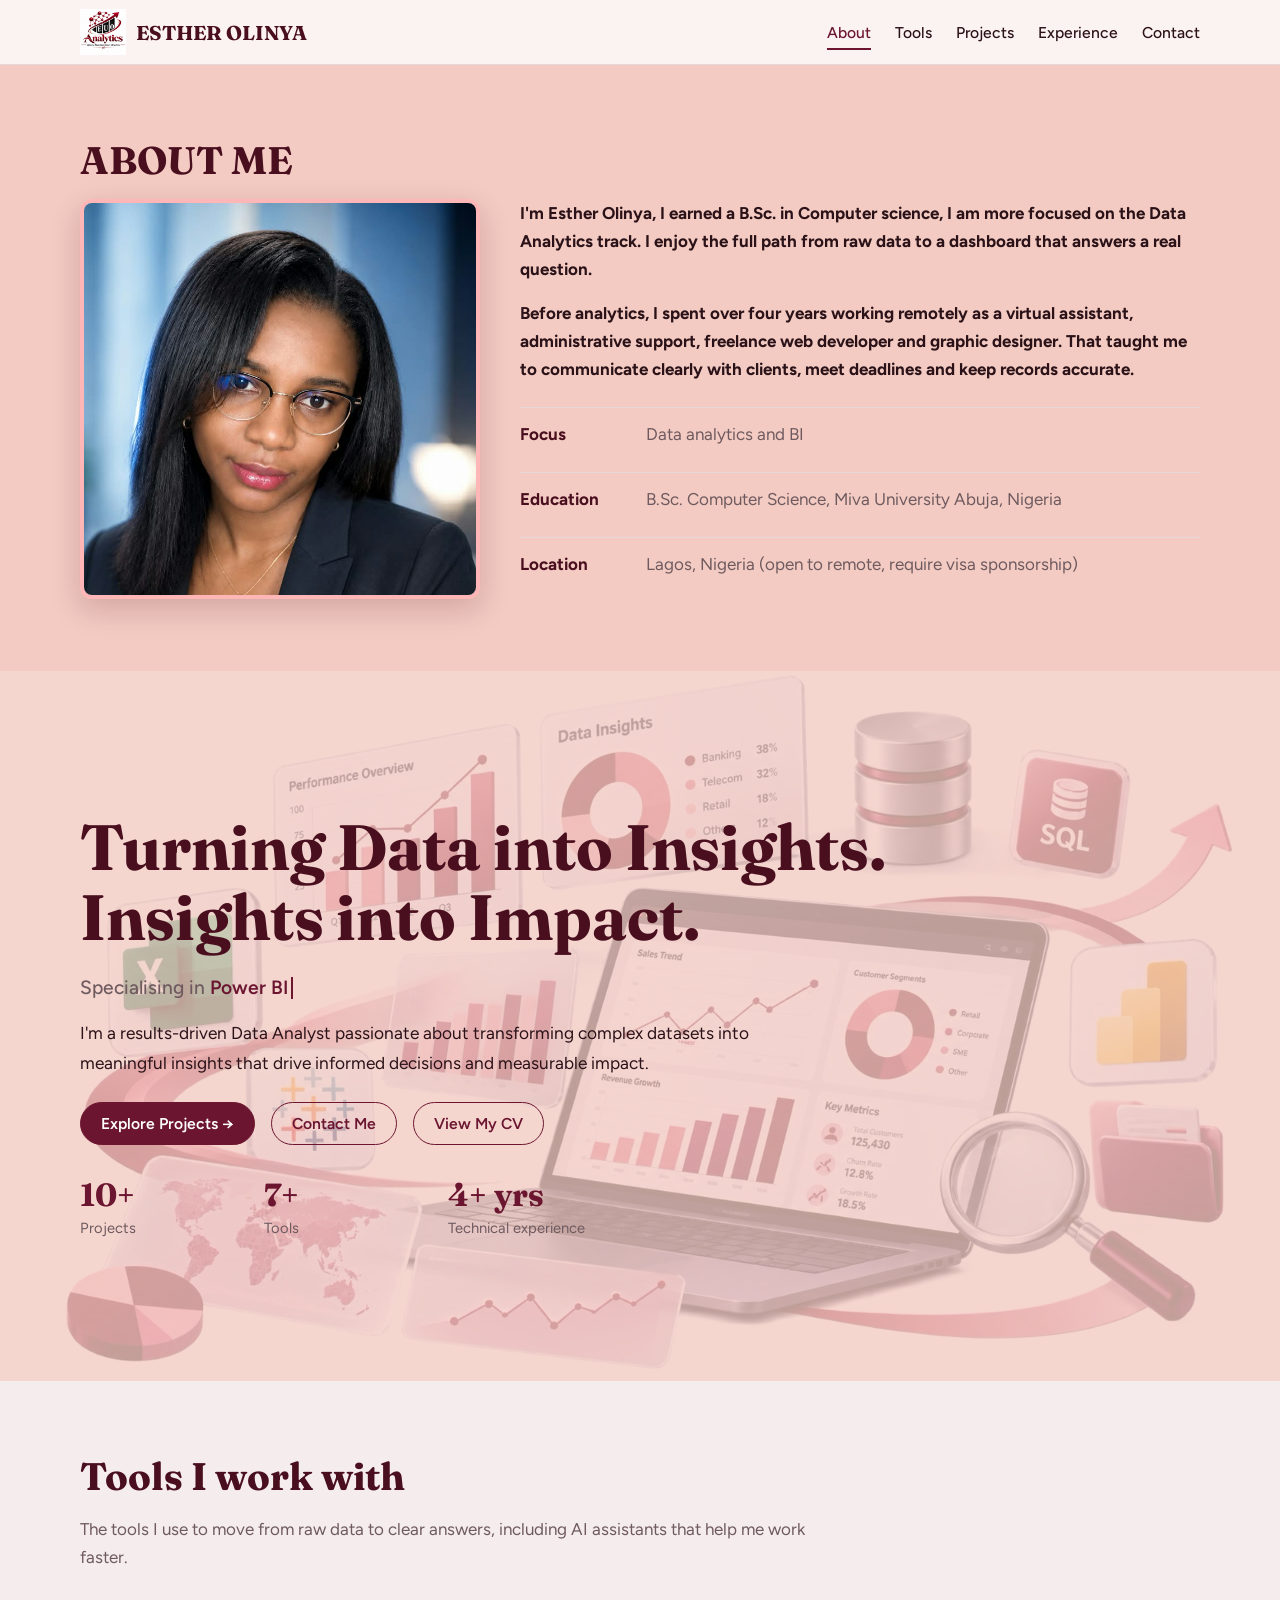
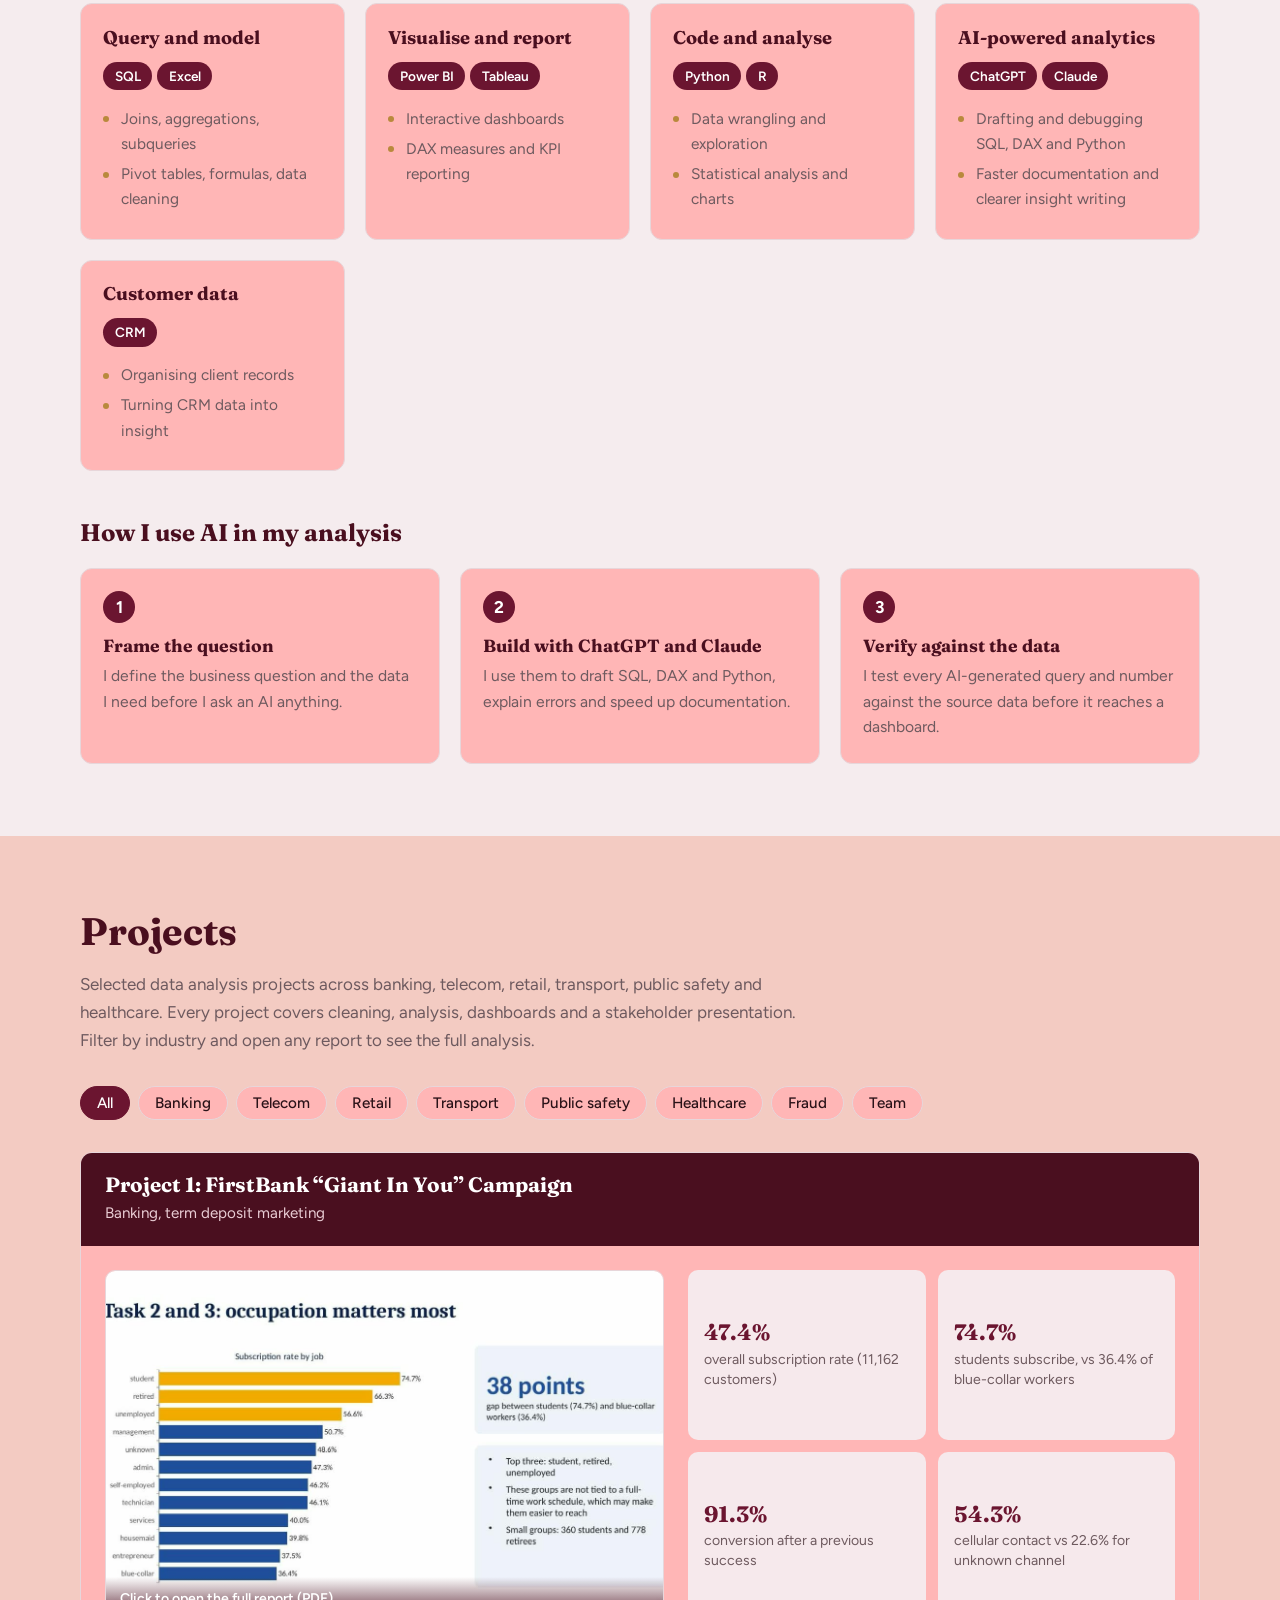
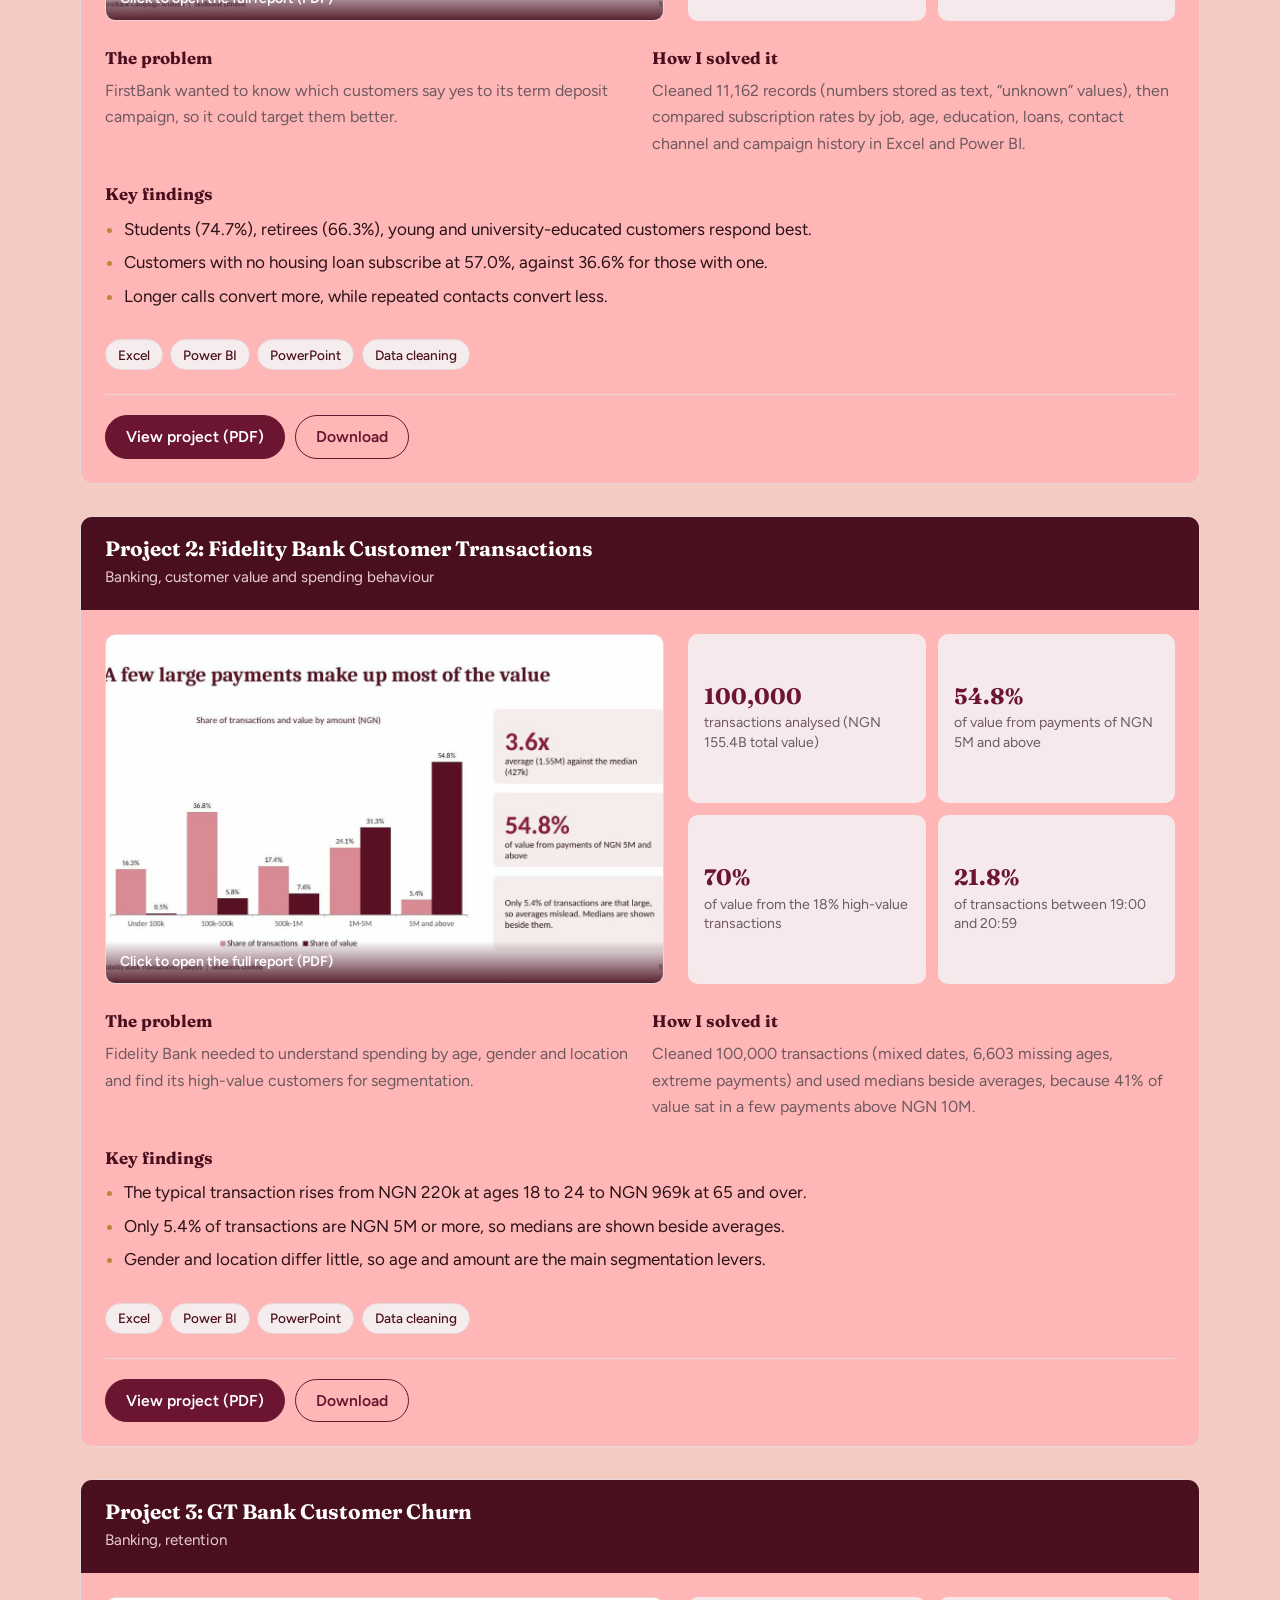
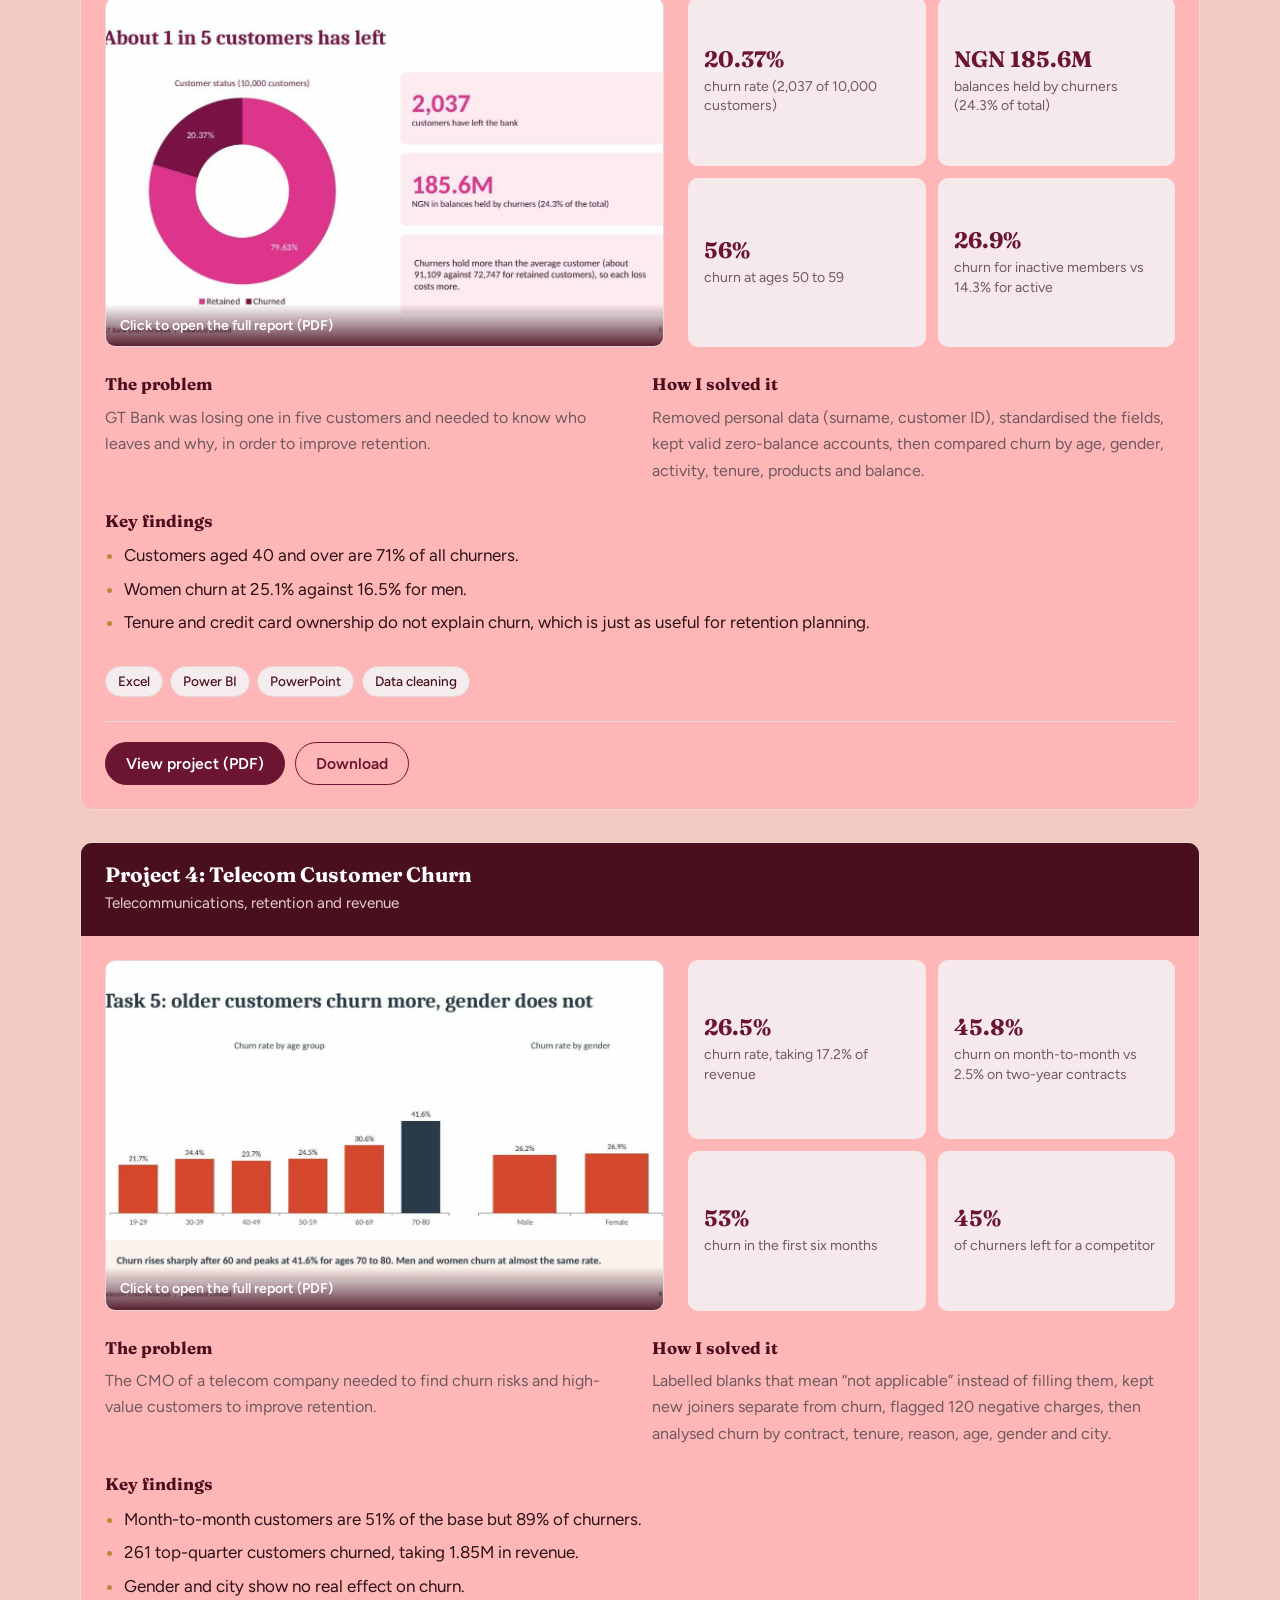
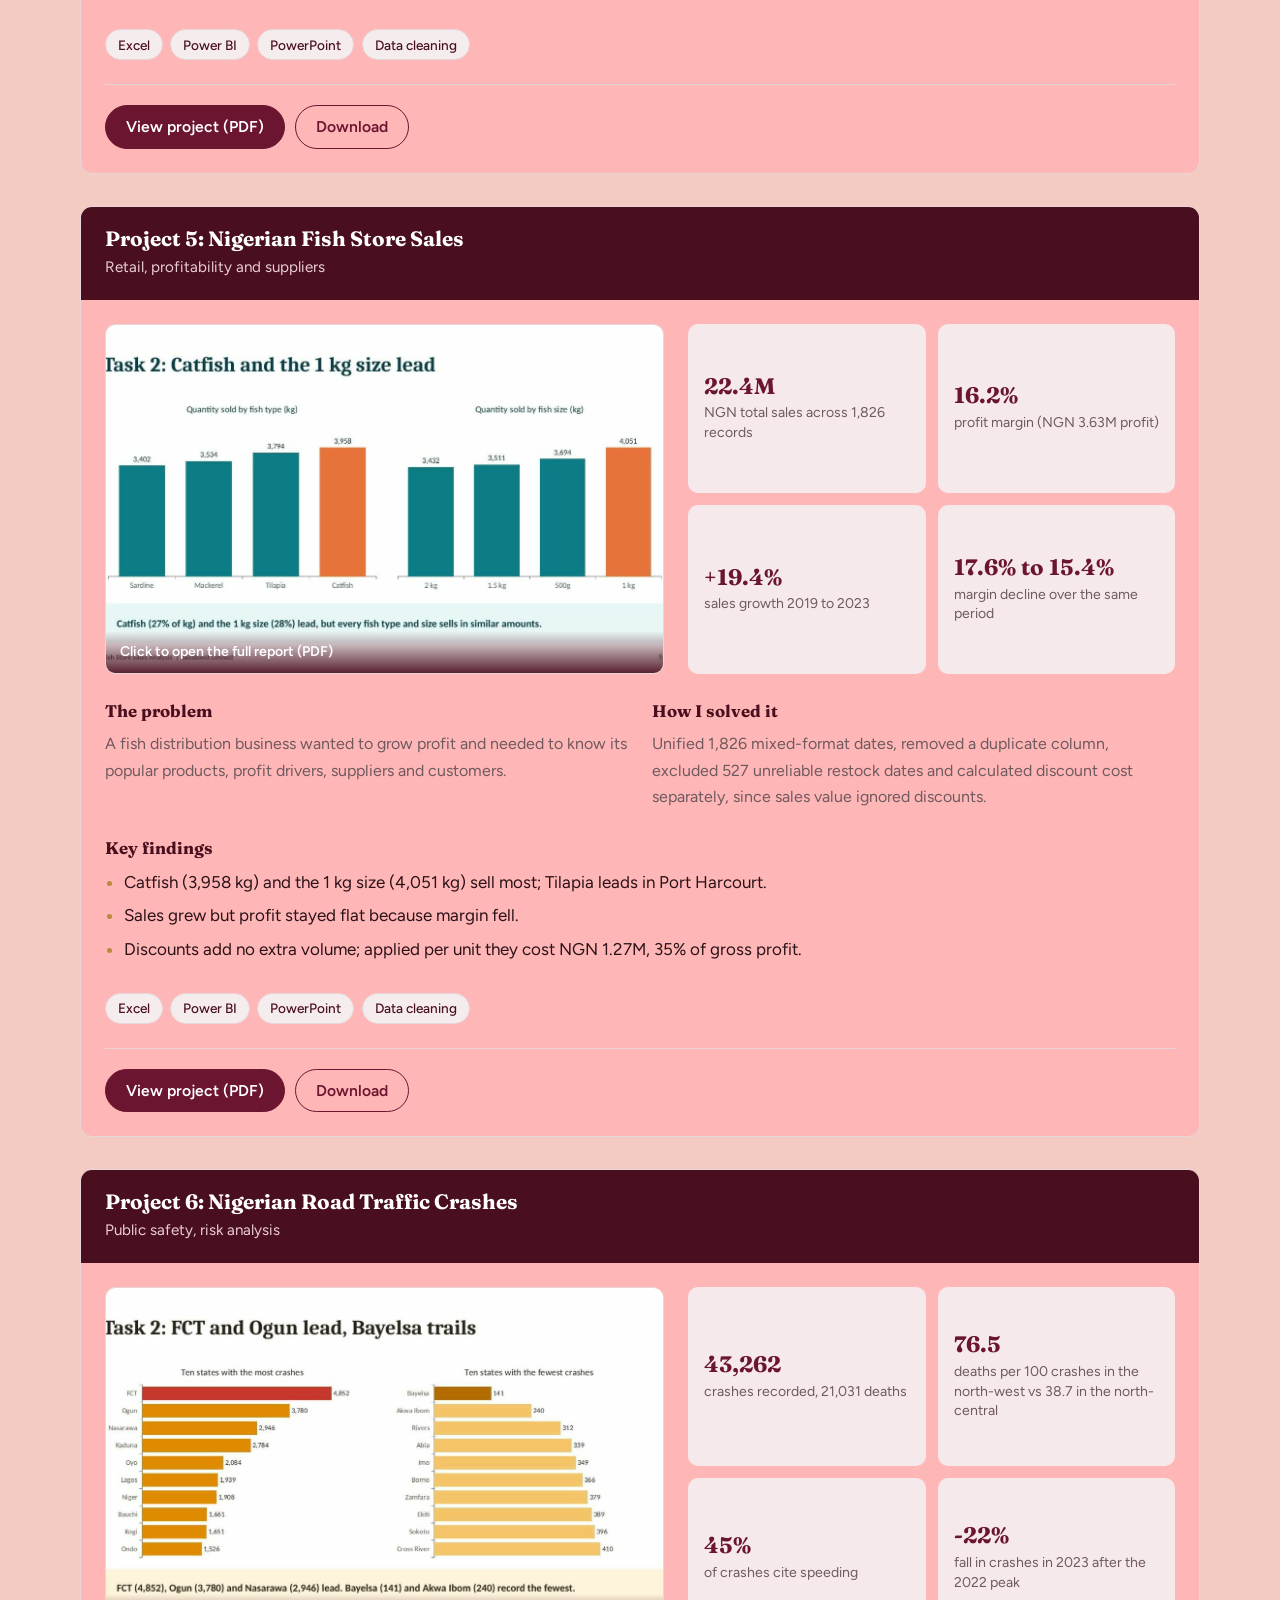
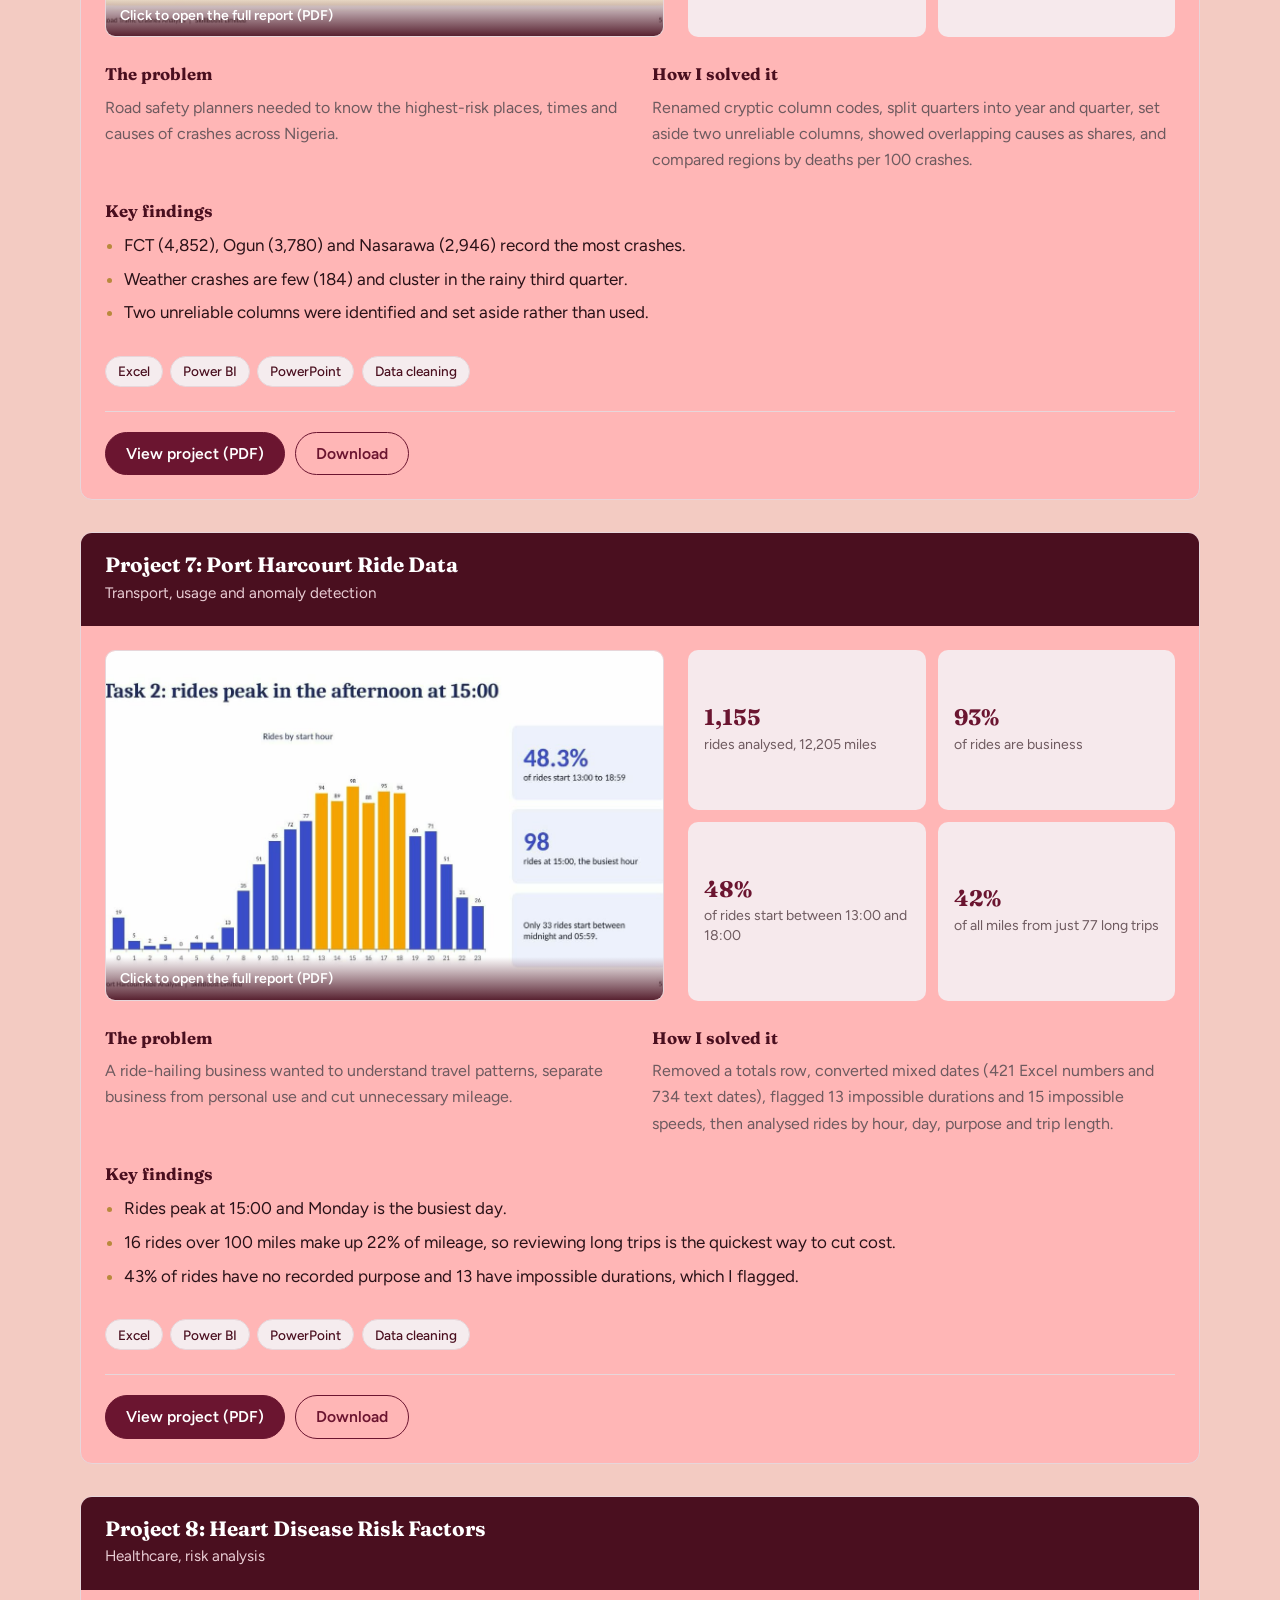
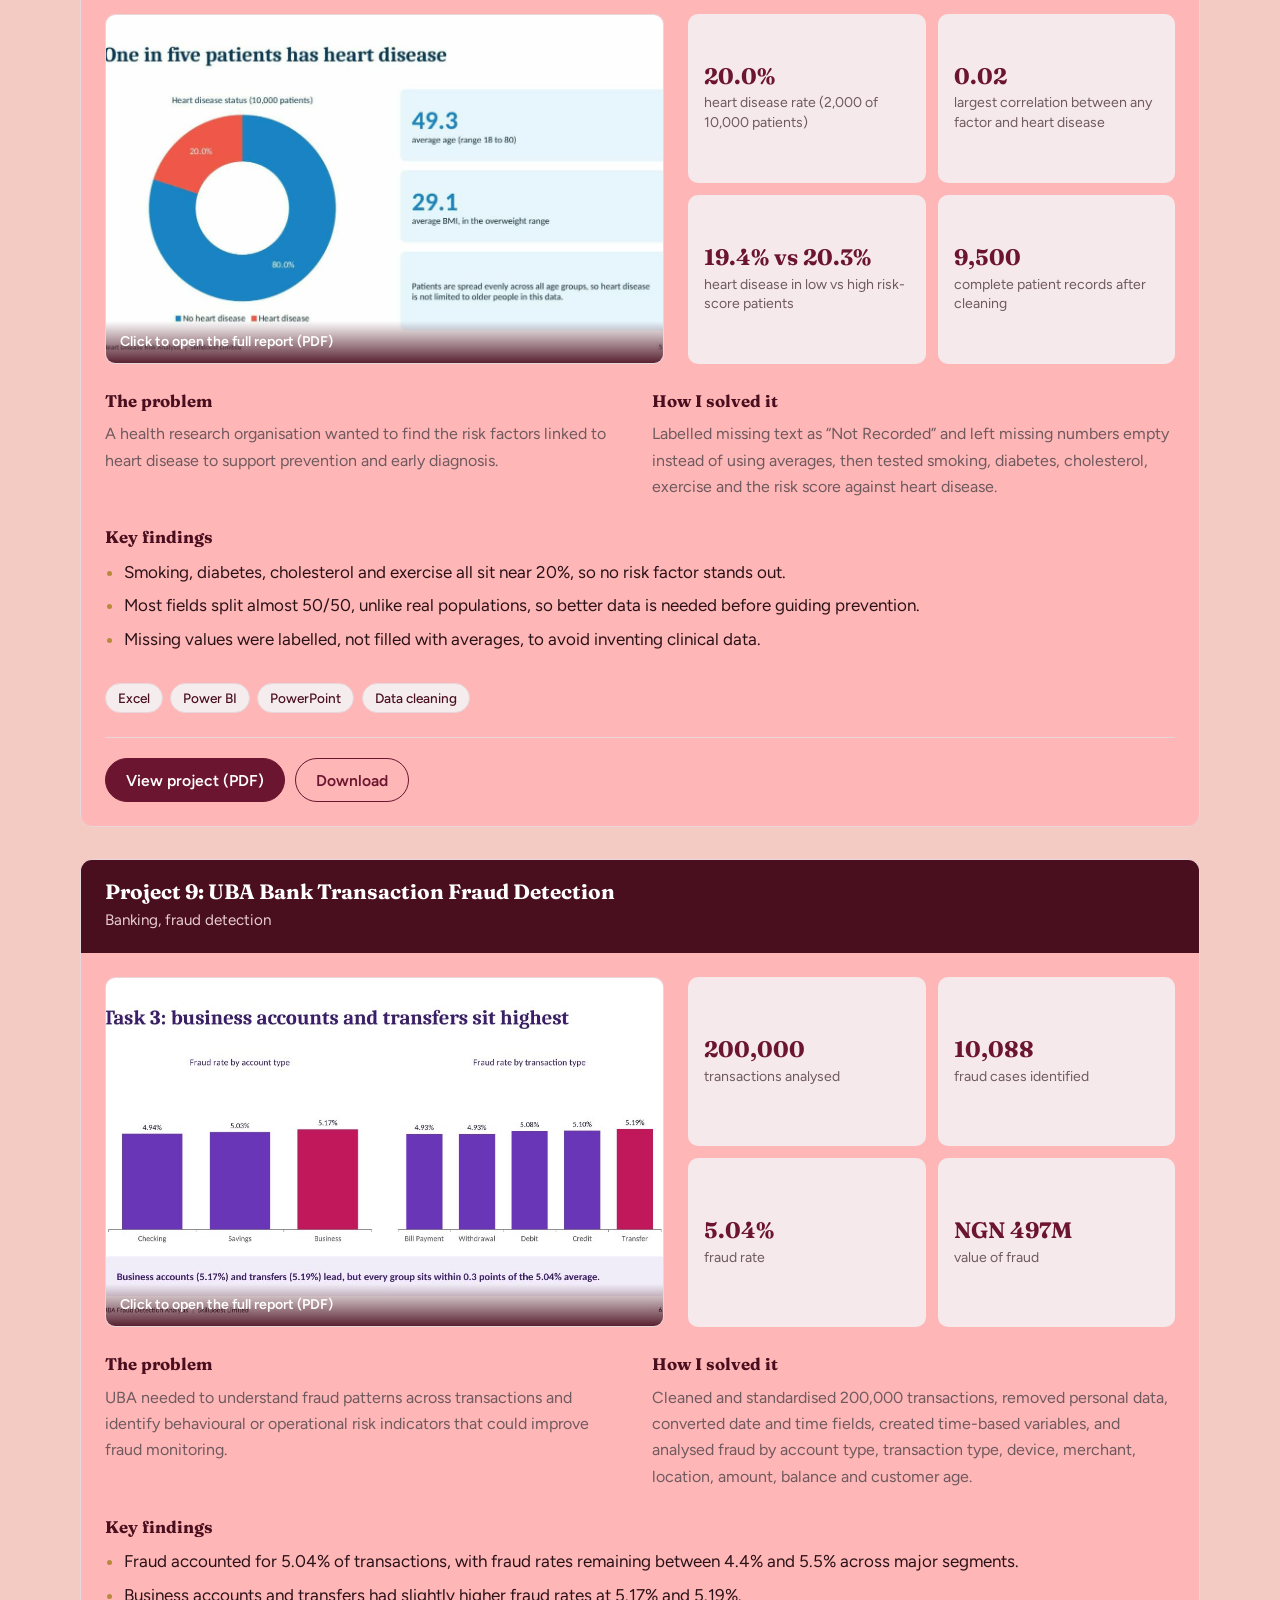
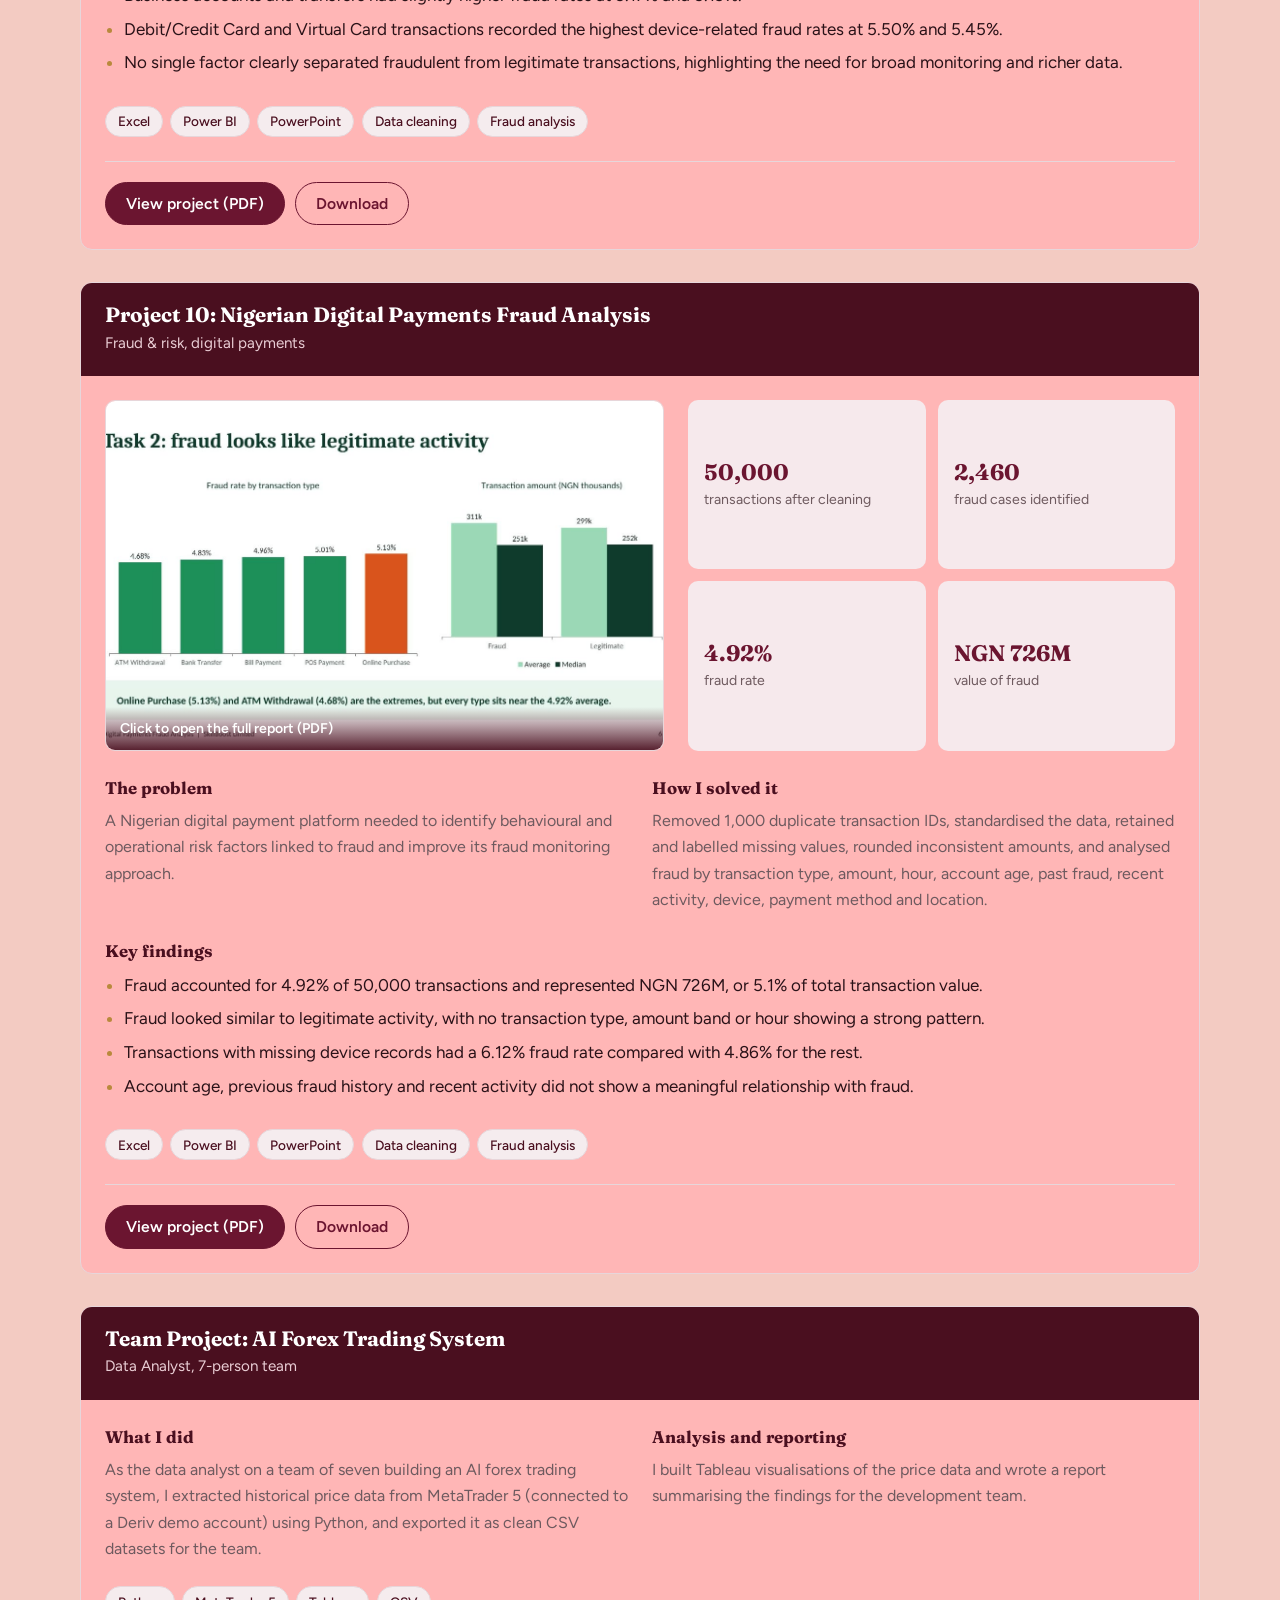
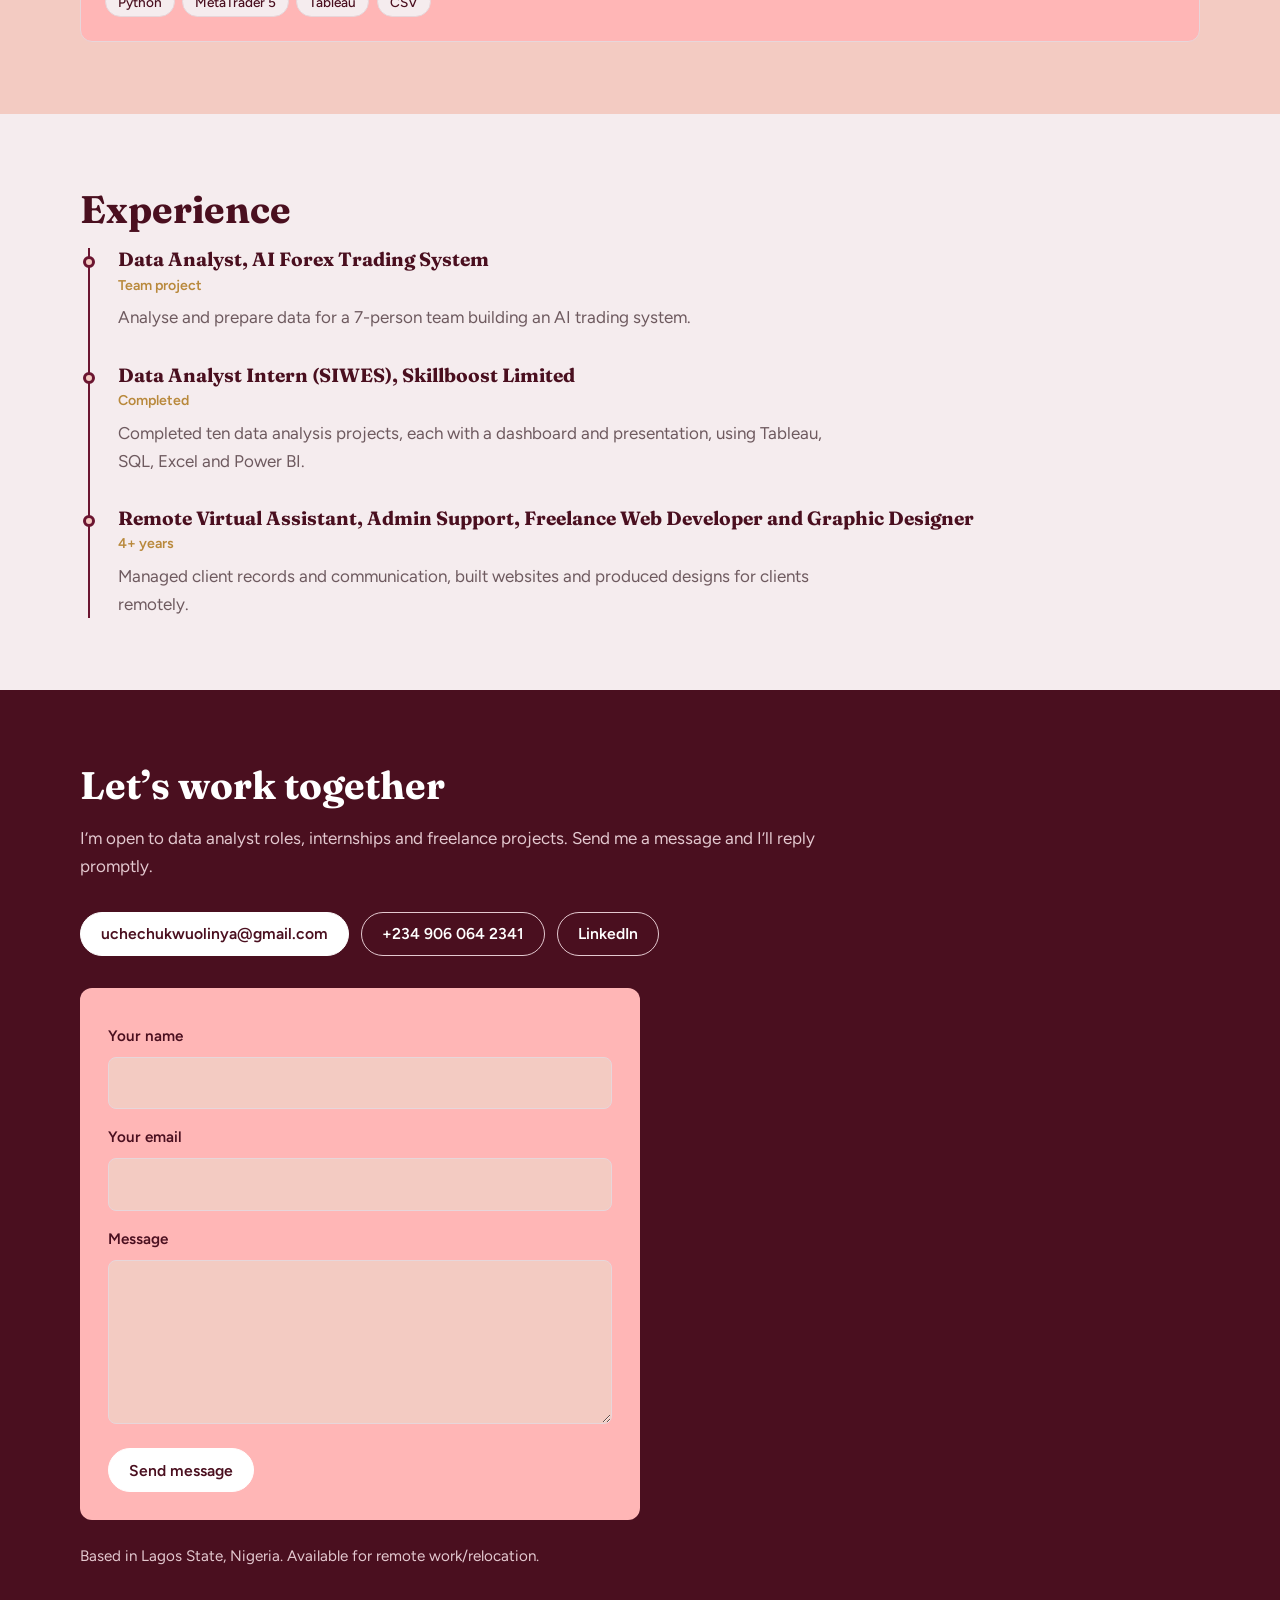
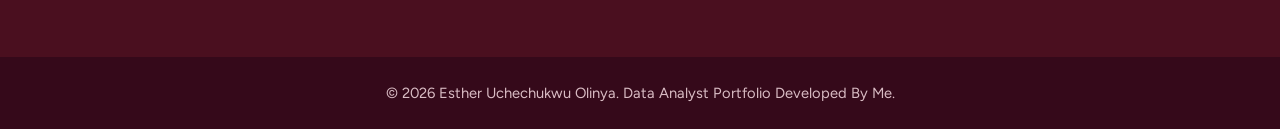
<file: index.html>
<!DOCTYPE html>
<html lang="en">
<head>
<meta charset="UTF-8">
<meta name="viewport" content="width=device-width, initial-scale=1, viewport-fit=cover">
<title>Esther Uchechukwu Olinya | Data Analyst Portfolio</title>
<meta name="description" content="Data analyst portfolio: SQL, Power BI, Tableau, Excel, R, Python and CRM.">
<meta name="theme-color" content="#6b1530">
<meta property="og:title" content="Esther Uchechukwu Olinya | Data Analyst Portfolio">
<meta property="og:description" content="Data analysis projects across banking, telecom, retail, transport, public safety and healthcare.">
<meta property="og:type" content="website">
<meta property="og:image" content="images/hero.jpg">
<link rel="icon" href="My LOGO.jpeg" type="image/svg+xml">
<link rel="preconnect" href="https://fonts.googleapis.com">
<link rel="preconnect" href="https://fonts.gstatic.com" crossorigin>
<link href="https://fonts.googleapis.com/css2?family=Fraunces:opsz,wght@9..144,500;9..144,700&family=Figtree:wght@400;500;600&display=swap" rel="stylesheet">
<link rel="stylesheet" href="style.css">
</head>
<body>

<a class="skip" href="#projects">Skip to projects</a>
<div id="bar"></div>
<header class="nav"><div class="wrap">
  <a class="logo" href="#top"><img src="My LOGO.jpeg" alt="EUO logo" width="48" height="46"><span>ESTHER OLINYA</span></a>
  <nav aria-label="Main"><ul>
    <li><a href="#about">About</a></li><li><a href="#tools">Tools</a></li>
    <li><a href="#projects">Projects</a></li><li class="hide-s"><a href="#experience">Experience</a></li>
    <li><a href="#contact">Contact</a></li>
  </ul></nav>
</div></header>

<section id="about"><div class="wrap">
  <h2>ABOUT ME</h2>
  <div class="about">
    <!-- PROFILE PHOTO -->
    <img src="MY PHOTO.jpeg" alt="Portrait of Esther" width="320" height="320" style="width:100%;height:auto;aspect-ratio:1;object-fit:cover;border:4px solid var(--card);box-shadow:0 10px 30px rgba(74,15,31,.2)">
    <div>
      <p><b>I'm Esther Olinya, I earned a B.Sc. in Computer science, I am more focused on the Data Analytics track. I enjoy the full path from raw data to a dashboard that answers a real question.</b></p>
      <p><b>Before analytics, I spent over four years working remotely as a virtual assistant, administrative support, freelance web developer and graphic designer. That taught me to communicate clearly with clients, meet deadlines and keep records accurate.</b></p>
      <div class="facts">
        <div><b>Focus</b><span>Data analytics and BI</span></div>
        <div><b>Education</b><span>B.Sc. Computer Science, Miva University Abuja, Nigeria</span></div>
        <div><b>Location</b><span>Lagos, Nigeria (open to remote, require visa sponsorship)</span></div>
      </div>
    </div>
  </div>
</div></section>

<main id="top">
<div class="hero">
  <div class="wrap">

    <div class="hero-content">
      <h1>Turning Data into Insights. Insights into Impact.</h1>

      <div class="rot" aria-live="off">
        Specialising in <b id="rot">SQL</b><i class="cursor"></i>
      </div>

      <p>
        I'm a results-driven Data Analyst
        passionate about transforming complex datasets into meaningful
        insights that drive informed decisions and measurable impact.
      </p>

      <div class="btns">
        <a class="btn solid" href="#projects">Explore Projects →</a>
        <a class="btn" href="#contact">Contact Me</a>
        <a class="btn" href="Esther_Uchechukwu_Olinya_Data_Analyst_CV.pdf">View My CV</a>
      </div>

      <div class="stats">
        <div><b><span data-count="10" data-suffix="+">10+</span></b><span>Projects</span></div>
        <div><b><span data-count="7" data-suffix="+">7+</span></b><span>Tools</span></div>
        <div><b><span data-count="4" data-suffix="+ yrs">4+ yrs</span></b><span>Technical experience</span></div>
      </div>
    </div> <!-- closes hero-content -->

    <img class="floaty" src="Dashboard Snapshot.jpeg" alt="Data analytics dashboards and visualisation collage">

  </div>
</div>



<section id="tools" class="alt"><div class="wrap">
  <h2>Tools I work with</h2>
  <p class="intro">The tools I use to move from raw data to clear answers, including AI assistants that help me work faster.</p>
  <div class="tools">
    <div class="tool"><h3>Query and model</h3><span class="tag">SQL</span><span class="tag">Excel</span><ul><li>Joins, aggregations, subqueries</li><li>Pivot tables, formulas, data cleaning</li></ul></div>
    <div class="tool"><h3>Visualise and report</h3><span class="tag">Power BI</span><span class="tag">Tableau</span><ul><li>Interactive dashboards</li><li>DAX measures and KPI reporting</li></ul></div>
    <div class="tool"><h3>Code and analyse</h3><span class="tag">Python</span><span class="tag">R</span><ul><li>Data wrangling and exploration</li><li>Statistical analysis and charts</li></ul></div>
    <div class="tool"><h3>AI-powered analytics</h3><span class="tag">ChatGPT</span><span class="tag">Claude</span><ul><li>Drafting and debugging SQL, DAX and Python</li><li>Faster documentation and clearer insight writing</li></ul></div>
    <div class="tool"><h3>Customer data</h3><span class="tag">CRM</span><ul><li>Organising client records</li><li>Turning CRM data into insight</li></ul></div>
  </div>

    <h3 class="sub">How I use AI in my analysis</h3>
    <div class="steps">
      <div class="step"><span>1</span><h4>Frame the question</h4><p>I define the business question and the data I need before I ask an AI anything.</p></div>
      <div class="step"><span>2</span><h4>Build with ChatGPT and Claude</h4><p>I use them to draft SQL, DAX and Python, explain errors and speed up documentation.</p></div>
      <div class="step"><span>3</span><h4>Verify against the data</h4><p>I test every AI-generated query and number against the source data before it reaches a dashboard.</p></div>
    </div>
  </div></section>

<section id="projects"><div class="wrap">
  <h2>Projects</h2>
  <p class="intro">Selected data analysis projects across banking, telecom, retail, transport, public safety and healthcare. Every project covers cleaning, analysis, dashboards and a stakeholder presentation. Filter by industry and open any report to see the full analysis.</p>
  <div class="filters" role="group" aria-label="Filter projects by industry"><button class="chip on" data-f="All">All</button><button class="chip" data-f="Banking">Banking</button><button class="chip" data-f="Telecom">Telecom</button><button class="chip" data-f="Retail">Retail</button><button class="chip" data-f="Transport">Transport</button><button class="chip" data-f="Public safety">Public safety</button><button class="chip" data-f="Healthcare">Healthcare</button><button class="chip" data-f="Fraud">Fraud</button><button class="chip" data-f="Team">Team</button></div>
  <div class="projects">
    <article class="proj" data-cat="Banking">
      <header><h3>Project 1: FirstBank “Giant In You” Campaign</h3><small>Banking, term deposit marketing</small></header>
      <div class="pbody">
        <div class="pgrid">
          <a href="FirstBank_Campaign_Analysis.pdf" target="_blank" rel="noopener" class="pimg"><img src="First bank.jpeg" alt="Chart from the FirstBank “Giant In You” Campaign analysis" loading="lazy"><span>Click to open the full report (PDF)</span></a>
          <div class="ins t2"><div><b>47.4%</b><span>overall subscription rate (11,162 customers)</span></div><div><b>74.7%</b><span>students subscribe, vs 36.4% of blue-collar workers</span></div><div><b>91.3%</b><span>conversion after a previous success</span></div><div><b>54.3%</b><span>cellular contact vs 22.6% for unknown channel</span></div></div>
        </div>
        <div class="ps"><div><b>The problem</b><p>FirstBank wanted to know which customers say yes to its term deposit campaign, so it could target them better.</p></div><div><b>How I solved it</b><p>Cleaned 11,162 records (numbers stored as text, “unknown” values), then compared subscription rates by job, age, education, loans, contact channel and campaign history in Excel and Power BI.</p></div></div>
        <div><b class="kf">Key findings</b><ul class="fl"><li>Students (74.7%), retirees (66.3%), young and university-educated customers respond best.</li><li>Customers with no housing loan subscribe at 57.0%, against 36.6% for those with one.</li><li>Longer calls convert more, while repeated contacts convert less.</li></ul></div>
        <div class="chips"><span>Excel</span><span>Power BI</span><span>PowerPoint</span><span>Data cleaning</span></div>
        <!-- To show the Google Drive button: paste your PPTX link in href and delete the word "hidden" -->
        <div class="links"><a class="btn solid" href="FirstBank_Campaign_Analysis.pdf" target="_blank" rel="noopener">View project (PDF)</a><a class="btn" hidden data-slot="drive" href="https://drive.google.com/" target="_blank" rel="noopener">Presentation (Google Drive)</a><a class="btn" href="FirstBank_Campaign_Analysis.pdf" download>Download</a></div>
      </div>
    </article>
    <article class="proj" data-cat="Banking">
      <header><h3>Project 2: Fidelity Bank Customer Transactions</h3><small>Banking, customer value and spending behaviour</small></header>
      <div class="pbody">
        <div class="pgrid">
          <a href="Fidelity_Transactions_Analysis.pdf" target="_blank" rel="noopener" class="pimg"><img src="Fidelity bank.jpeg" alt="Chart from the Fidelity Bank Customer Transactions analysis" loading="lazy"><span>Click to open the full report (PDF)</span></a>
          <div class="ins t2"><div><b>100,000</b><span>transactions analysed (NGN 155.4B total value)</span></div><div><b>54.8%</b><span>of value from payments of NGN 5M and above</span></div><div><b>70%</b><span>of value from the 18% high-value transactions</span></div><div><b>21.8%</b><span>of transactions between 19:00 and 20:59</span></div></div>
        </div>
        <div class="ps"><div><b>The problem</b><p>Fidelity Bank needed to understand spending by age, gender and location and find its high-value customers for segmentation.</p></div><div><b>How I solved it</b><p>Cleaned 100,000 transactions (mixed dates, 6,603 missing ages, extreme payments) and used medians beside averages, because 41% of value sat in a few payments above NGN 10M.</p></div></div>
        <div><b class="kf">Key findings</b><ul class="fl"><li>The typical transaction rises from NGN 220k at ages 18 to 24 to NGN 969k at 65 and over.</li><li>Only 5.4% of transactions are NGN 5M or more, so medians are shown beside averages.</li><li>Gender and location differ little, so age and amount are the main segmentation levers.</li></ul></div>
        <div class="chips"><span>Excel</span><span>Power BI</span><span>PowerPoint</span><span>Data cleaning</span></div>
        <!-- To show the Google Drive button: paste your PPTX link in href and delete the word "hidden" -->
        <div class="links"><a class="btn solid" href="Fidelity_Transactions_Analysis.pdf" target="_blank" rel="noopener">View project (PDF)</a><a class="btn" hidden data-slot="drive" href="https://drive.google.com/" target="_blank" rel="noopener">Presentation (Google Drive)</a><a class="btn" href="Fidelity_Transactions_Analysis.pdf" download>Download</a></div>
      </div>
    </article>
    <article class="proj" data-cat="Banking">
      <header><h3>Project 3: GT Bank Customer Churn</h3><small>Banking, retention</small></header>
      <div class="pbody">
        <div class="pgrid">
          <a href="GTBank_Churn_Analysis.pdf" target="_blank" rel="noopener" class="pimg"><img src="GTB bank churn.jpeg" alt="Chart from the GT Bank Customer Churn analysis" loading="lazy"><span>Click to open the full report (PDF)</span></a>
          <div class="ins t2"><div><b>20.37%</b><span>churn rate (2,037 of 10,000 customers)</span></div><div><b>NGN 185.6M</b><span>balances held by churners (24.3% of total)</span></div><div><b>56%</b><span>churn at ages 50 to 59</span></div><div><b>26.9%</b><span>churn for inactive members vs 14.3% for active</span></div></div>
        </div>
        <div class="ps"><div><b>The problem</b><p>GT Bank was losing one in five customers and needed to know who leaves and why, in order to improve retention.</p></div><div><b>How I solved it</b><p>Removed personal data (surname, customer ID), standardised the fields, kept valid zero-balance accounts, then compared churn by age, gender, activity, tenure, products and balance.</p></div></div>
        <div><b class="kf">Key findings</b><ul class="fl"><li>Customers aged 40 and over are 71% of all churners.</li><li>Women churn at 25.1% against 16.5% for men.</li><li>Tenure and credit card ownership do not explain churn, which is just as useful for retention planning.</li></ul></div>
        <div class="chips"><span>Excel</span><span>Power BI</span><span>PowerPoint</span><span>Data cleaning</span></div>
        <!-- To show the Google Drive button: paste your PPTX link in href and delete the word "hidden" -->
        <div class="links"><a class="btn solid" href="GTBank_Churn_Analysis.pdf" target="_blank" rel="noopener">View project (PDF)</a><a class="btn" hidden data-slot="drive" href="https://drive.google.com/" target="_blank" rel="noopener">Presentation (Google Drive)</a><a class="btn" href="GTBank_Churn_Analysis.pdf" download>Download</a></div>
      </div>
    </article>
    <article class="proj" data-cat="Telecom">
      <header><h3>Project 4: Telecom Customer Churn</h3><small>Telecommunications, retention and revenue</small></header>
      <div class="pbody">
        <div class="pgrid">
          <a href="Telecom_Customer_Churn_Analysis.pdf" target="_blank" rel="noopener" class="pimg"><img src="telecom churn.jpeg" alt="Chart from the Telecom Customer Churn analysis" loading="lazy"><span>Click to open the full report (PDF)</span></a>
          <div class="ins t2"><div><b>26.5%</b><span>churn rate, taking 17.2% of revenue</span></div><div><b>45.8%</b><span>churn on month-to-month vs 2.5% on two-year contracts</span></div><div><b>53%</b><span>churn in the first six months</span></div><div><b>45%</b><span>of churners left for a competitor</span></div></div>
        </div>
        <div class="ps"><div><b>The problem</b><p>The CMO of a telecom company needed to find churn risks and high-value customers to improve retention.</p></div><div><b>How I solved it</b><p>Labelled blanks that mean “not applicable” instead of filling them, kept new joiners separate from churn, flagged 120 negative charges, then analysed churn by contract, tenure, reason, age, gender and city.</p></div></div>
        <div><b class="kf">Key findings</b><ul class="fl"><li>Month-to-month customers are 51% of the base but 89% of churners.</li><li>261 top-quarter customers churned, taking 1.85M in revenue.</li><li>Gender and city show no real effect on churn.</li></ul></div>
        <div class="chips"><span>Excel</span><span>Power BI</span><span>PowerPoint</span><span>Data cleaning</span></div>
        <!-- To show the Google Drive button: paste your PPTX link in href and delete the word "hidden" -->
        <div class="links"><a class="btn solid" href="Telecom_Customer_Churn_Analysis.pdf" target="_blank" rel="noopener">View project (PDF)</a><a class="btn" hidden data-slot="drive" href="https://drive.google.com/" target="_blank" rel="noopener">Presentation (Google Drive)</a><a class="btn" href="Telecom_Customer_Churn_Analysis.pdf" download>Download</a></div>
      </div>
    </article>
    <article class="proj" data-cat="Retail">
      <header><h3>Project 5: Nigerian Fish Store Sales</h3><small>Retail, profitability and suppliers</small></header>
      <div class="pbody">
        <div class="pgrid">
          <a href="Fish_Store_Sales_Analysis.pdf" target="_blank" rel="noopener" class="pimg"><img src="Fish store sales.jpeg" alt="Chart from the Nigerian Fish Store Sales analysis" loading="lazy"><span>Click to open the full report (PDF)</span></a>
          <div class="ins t2"><div><b>22.4M</b><span>NGN total sales across 1,826 records</span></div><div><b>16.2%</b><span>profit margin (NGN 3.63M profit)</span></div><div><b>+19.4%</b><span>sales growth 2019 to 2023</span></div><div><b>17.6% to 15.4%</b><span>margin decline over the same period</span></div></div>
        </div>
        <div class="ps"><div><b>The problem</b><p>A fish distribution business wanted to grow profit and needed to know its popular products, profit drivers, suppliers and customers.</p></div><div><b>How I solved it</b><p>Unified 1,826 mixed-format dates, removed a duplicate column, excluded 527 unreliable restock dates and calculated discount cost separately, since sales value ignored discounts.</p></div></div>
        <div><b class="kf">Key findings</b><ul class="fl"><li>Catfish (3,958 kg) and the 1 kg size (4,051 kg) sell most; Tilapia leads in Port Harcourt.</li><li>Sales grew but profit stayed flat because margin fell.</li><li>Discounts add no extra volume; applied per unit they cost NGN 1.27M, 35% of gross profit.</li></ul></div>
        <div class="chips"><span>Excel</span><span>Power BI</span><span>PowerPoint</span><span>Data cleaning</span></div>
        <!-- To show the Google Drive button: paste your PPTX link in href and delete the word "hidden" -->
        <div class="links"><a class="btn solid" href="Fish_Store_Sales_Analysis.pdf" target="_blank" rel="noopener">View project (PDF)</a><a class="btn" hidden data-slot="drive" href="https://drive.google.com/" target="_blank" rel="noopener">Presentation (Google Drive)</a><a class="btn" href="Fish_Store_Sales_Analysis.pdf" download>Download</a></div>
      </div>
    </article>
    <article class="proj" data-cat="Public safety">
      <header><h3>Project 6: Nigerian Road Traffic Crashes</h3><small>Public safety, risk analysis</small></header>
      <div class="pbody">
        <div class="pgrid">
          <a href="Road_Traffic_Crashes_Analysis.pdf" target="_blank" rel="noopener" class="pimg"><img src="Road-traffic Crashes.jpeg" alt="Chart from the Nigerian Road Traffic Crashes analysis" loading="lazy"><span>Click to open the full report (PDF)</span></a>
          <div class="ins t2"><div><b>43,262</b><span>crashes recorded, 21,031 deaths</span></div><div><b>76.5</b><span>deaths per 100 crashes in the north-west vs 38.7 in the north-central</span></div><div><b>45%</b><span>of crashes cite speeding</span></div><div><b>-22%</b><span>fall in crashes in 2023 after the 2022 peak</span></div></div>
        </div>
        <div class="ps"><div><b>The problem</b><p>Road safety planners needed to know the highest-risk places, times and causes of crashes across Nigeria.</p></div><div><b>How I solved it</b><p>Renamed cryptic column codes, split quarters into year and quarter, set aside two unreliable columns, showed overlapping causes as shares, and compared regions by deaths per 100 crashes.</p></div></div>
        <div><b class="kf">Key findings</b><ul class="fl"><li>FCT (4,852), Ogun (3,780) and Nasarawa (2,946) record the most crashes.</li><li>Weather crashes are few (184) and cluster in the rainy third quarter.</li><li>Two unreliable columns were identified and set aside rather than used.</li></ul></div>
        <div class="chips"><span>Excel</span><span>Power BI</span><span>PowerPoint</span><span>Data cleaning</span></div>
       
        <div class="links"><a class="btn solid" href="Road_Traffic_Crashes_Analysis.pdf" target="_blank" rel="noopener">View project (PDF)</a><a class="btn" hidden data-slot="drive" href="https://drive.google.com/" target="_blank" rel="noopener">Presentation (Google Drive)</a><a class="btn" href="Road_Traffic_Crashes_Analysis.pdf" download>Download</a></div>
      </div>
    </article>
    <article class="proj" data-cat="Transport">
      <header><h3>Project 7: Port Harcourt Ride Data</h3><small>Transport, usage and anomaly detection</small></header>
      <div class="pbody">
        <div class="pgrid">
          <a href="Port_Harcourt_Ride_Analysis.pdf" target="_blank" rel="noopener" class="pimg"><img src="PH-Ride Analysis.jpeg" alt="Chart from the Port Harcourt Ride Data analysis" loading="lazy"><span>Click to open the full report (PDF)</span></a>
          <div class="ins t2"><div><b>1,155</b><span>rides analysed, 12,205 miles</span></div><div><b>93%</b><span>of rides are business</span></div><div><b>48%</b><span>of rides start between 13:00 and 18:00</span></div><div><b>42%</b><span>of all miles from just 77 long trips</span></div></div>
        </div>
        <div class="ps"><div><b>The problem</b><p>A ride-hailing business wanted to understand travel patterns, separate business from personal use and cut unnecessary mileage.</p></div><div><b>How I solved it</b><p>Removed a totals row, converted mixed dates (421 Excel numbers and 734 text dates), flagged 13 impossible durations and 15 impossible speeds, then analysed rides by hour, day, purpose and trip length.</p></div></div>
        <div><b class="kf">Key findings</b><ul class="fl"><li>Rides peak at 15:00 and Monday is the busiest day.</li><li>16 rides over 100 miles make up 22% of mileage, so reviewing long trips is the quickest way to cut cost.</li><li>43% of rides have no recorded purpose and 13 have impossible durations, which I flagged.</li></ul></div>
        <div class="chips"><span>Excel</span><span>Power BI</span><span>PowerPoint</span><span>Data cleaning</span></div>
        <!-- To show the Google Drive button: paste your PPTX link in href and delete the word "hidden" -->
        <div class="links"><a class="btn solid" href="Port_Harcourt_Ride_Analysis.pdf" target="_blank" rel="noopener">View project (PDF)</a><a class="btn" hidden data-slot="drive" href="https://drive.google.com/" target="_blank" rel="noopener">Presentation (Google Drive)</a><a class="btn" href="Port_Harcourt_Ride_Analysis.pdf" download>Download</a></div>
      </div>
    </article>
    <article class="proj" data-cat="Healthcare">
      <header><h3>Project 8: Heart Disease Risk Factors</h3><small>Healthcare, risk analysis</small></header>
      <div class="pbody">
        <div class="pgrid">
          <a href="Heart_Disease_Risk_Analysis.pdf" target="_blank" rel="noopener" class="pimg"><img src="Heart disease risk.jpeg" alt="Chart from the Heart Disease Risk Factors analysis" loading="lazy"><span>Click to open the full report (PDF)</span></a>
          <div class="ins t2"><div><b>20.0%</b><span>heart disease rate (2,000 of 10,000 patients)</span></div><div><b>0.02</b><span>largest correlation between any factor and heart disease</span></div><div><b>19.4% vs 20.3%</b><span>heart disease in low vs high risk-score patients</span></div><div><b>9,500</b><span>complete patient records after cleaning</span></div></div>
        </div>
        <div class="ps"><div><b>The problem</b><p>A health research organisation wanted to find the risk factors linked to heart disease to support prevention and early diagnosis.</p></div><div><b>How I solved it</b><p>Labelled missing text as “Not Recorded” and left missing numbers empty instead of using averages, then tested smoking, diabetes, cholesterol, exercise and the risk score against heart disease.</p></div></div>
        <div><b class="kf">Key findings</b><ul class="fl"><li>Smoking, diabetes, cholesterol and exercise all sit near 20%, so no risk factor stands out.</li><li>Most fields split almost 50/50, unlike real populations, so better data is needed before guiding prevention.</li><li>Missing values were labelled, not filled with averages, to avoid inventing clinical data.</li></ul></div>
        <div class="chips"><span>Excel</span><span>Power BI</span><span>PowerPoint</span><span>Data cleaning</span></div>
        <!-- To show the Google Drive button: paste your PPTX link in href and delete the word "hidden" -->
        <div class="links"><a class="btn solid" href="Heart_Disease_Risk_Analysis.pdf" target="_blank" rel="noopener">View project (PDF)</a><a class="btn" hidden data-slot="drive" href="https://drive.google.com/" target="_blank" rel="noopener">Presentation (Google Drive)</a><a class="btn" href="Heart_Disease_Risk_Analysis.pdf" download>Download</a></div>
      </div>
    </article>

    <article class="proj" data-cat="Fraud">
  <header><h3>Project 9: UBA Bank Transaction Fraud Detection</h3><small>Banking, fraud detection</small></header>
  <div class="pbody">
    <div class="pgrid">
      <a href="UBA_Fraud_Detection_Analysis.pdf" target="_blank" rel="noopener" class="pimg"><img src="UBA-chart.jpeg" alt="Chart from the UBA Bank Transaction Fraud Detection analysis" loading="lazy"><span>Click to open the full report (PDF)</span></a>
      <div class="ins t2"><div><b>200,000</b><span>transactions analysed</span></div><div><b>10,088</b><span>fraud cases identified</span></div><div><b>5.04%</b><span>fraud rate</span></div><div><b>NGN 497M</b><span>value of fraud</span></div></div>
    </div>
    <div class="ps"><div><b>The problem</b><p>UBA needed to understand fraud patterns across transactions and identify behavioural or operational risk indicators that could improve fraud monitoring.</p></div><div><b>How I solved it</b><p>Cleaned and standardised 200,000 transactions, removed personal data, converted date and time fields, created time-based variables, and analysed fraud by account type, transaction type, device, merchant, location, amount, balance and customer age.</p></div></div>
    <div><b class="kf">Key findings</b><ul class="fl"><li>Fraud accounted for 5.04% of transactions, with fraud rates remaining between 4.4% and 5.5% across major segments.</li><li>Business accounts and transfers had slightly higher fraud rates at 5.17% and 5.19%.</li><li>Debit/Credit Card and Virtual Card transactions recorded the highest device-related fraud rates at 5.50% and 5.45%.</li><li>No single factor clearly separated fraudulent from legitimate transactions, highlighting the need for broad monitoring and richer data.</li></ul></div>
    <div class="chips"><span>Excel</span><span>Power BI</span><span>PowerPoint</span><span>Data cleaning</span><span>Fraud analysis</span></div>
    <div class="links"><a class="btn solid" href="UBA_Fraud_Detection_Analysis.pdf" target="_blank" rel="noopener">View project (PDF)</a><a class="btn" hidden data-slot="drive" href="https://drive.google.com/" target="_blank" rel="noopener">Presentation (Google Drive)</a><a class="btn" href="UBA_Fraud_Detection_Analysis.pdf" download>Download</a></div>
  </div>
</article>

<article class="proj" data-cat="Fraud">
  <header><h3>Project 10: Nigerian Digital Payments Fraud Analysis</h3><small>Fraud & risk, digital payments</small></header>
  <div class="pbody">
    <div class="pgrid">
      <a href="Digital_Payments_Fraud_Analysis.pdf" target="_blank" rel="noopener" class="pimg"><img src="Digital Fraud Chart.jpeg" alt="Chart from the Nigerian Digital Payments Fraud Analysis" loading="lazy"><span>Click to open the full report (PDF)</span></a>
      <div class="ins t2"><div><b>50,000</b><span>transactions after cleaning</span></div><div><b>2,460</b><span>fraud cases identified</span></div><div><b>4.92%</b><span>fraud rate</span></div><div><b>NGN 726M</b><span>value of fraud</span></div></div>
    </div>
    <div class="ps"><div><b>The problem</b><p>A Nigerian digital payment platform needed to identify behavioural and operational risk factors linked to fraud and improve its fraud monitoring approach.</p></div><div><b>How I solved it</b><p>Removed 1,000 duplicate transaction IDs, standardised the data, retained and labelled missing values, rounded inconsistent amounts, and analysed fraud by transaction type, amount, hour, account age, past fraud, recent activity, device, payment method and location.</p></div></div>
    <div><b class="kf">Key findings</b><ul class="fl"><li>Fraud accounted for 4.92% of 50,000 transactions and represented NGN 726M, or 5.1% of total transaction value.</li><li>Fraud looked similar to legitimate activity, with no transaction type, amount band or hour showing a strong pattern.</li><li>Transactions with missing device records had a 6.12% fraud rate compared with 4.86% for the rest.</li><li>Account age, previous fraud history and recent activity did not show a meaningful relationship with fraud.</li></ul></div>
    <div class="chips"><span>Excel</span><span>Power BI</span><span>PowerPoint</span><span>Data cleaning</span><span>Fraud analysis</span></div>
    <div class="links"><a class="btn solid" href="Digital_Payments_Fraud_Analysis.pdf" target="_blank" rel="noopener">View project (PDF)</a><a class="btn" hidden data-slot="drive" href="https://drive.google.com/" target="_blank" rel="noopener">Presentation (Google Drive)</a><a class="btn" href="Digital_Payments_Fraud_Analysis.pdf" download>Download</a></div>
  </div>
</article>
    
    <article class="proj" data-cat="Team">
      <header><h3>Team Project: AI Forex Trading System</h3><small>Data Analyst, 7-person team</small></header>
      <div class="pbody">
        <div class="case">
          <div><b>What I did</b><p>As the data analyst on a team of seven building an AI forex trading system, I extracted historical price data from MetaTrader 5 (connected to a Deriv demo account) using Python, and exported it as clean CSV datasets for the team.</p></div>
          <div><b>Analysis and reporting</b><p>I built Tableau visualisations of the price data and wrote a report summarising the findings for the development team.</p></div>
        </div>
        <div class="chips"><span>Python</span><span>MetaTrader 5</span><span>Tableau</span><span>CSV</span></div>
      </div>
    </article>
  </div>
</div></section>

<section id="experience" class="alt"><div class="wrap">
  <h2>Experience</h2>
  <ul class="tl">
    <li><h3>Data Analyst, AI Forex Trading System</h3><small>Team project</small><p>Analyse and prepare data for a 7-person team building an AI trading system.</p></li>
    <li><h3>Data Analyst Intern (SIWES), Skillboost Limited</h3><small>Completed</small><p>Completed ten data analysis projects, each with a dashboard and presentation, using Tableau, SQL, Excel and Power BI.</p></li>
    <li><h3>Remote Virtual Assistant, Admin Support, Freelance Web Developer and Graphic Designer</h3><small>4+ years</small><p>Managed client records and communication, built websites and produced designs for clients remotely.</p></li>
  </ul>
</div></section>

<section id="contact" class="contact"><div class="wrap">
  <h2>Let’s work together</h2>
  <p class="intro">I’m open to data analyst roles, internships and freelance projects. Send me a message and I’ll reply promptly.</p>
  <div class="clist">
    <a class="btn solid" href="mailto:uchechukwuolinya@gmail.com">uchechukwuolinya@gmail.com</a>
    <a class="btn" href="tel:+2349060642341">+234 906 064 2341</a>
    <a class="btn" href="https://www.linkedin.com/in/esther-olinya-38163829a" target="_blank" rel="noopener">LinkedIn</a>
  </div>
  <form class="cform" action="https://formsubmit.co/uchechukwuolinya@gmail.com" method="POST">
    <input type="hidden" name="_subject" value="New portfolio message">
    <input type="hidden" name="_captcha" value="false">
    <input type="hidden" name="_next" value="https://queentechguru.github.io/thanks.html">
    <input type="text" name="_honey" style="display:none">
    <label for="n">Your name</label><input id="n" name="name" required autocomplete="name">
    <label for="e">Your email</label><input id="e" name="email" type="email" required autocomplete="email">
    <label for="m">Message</label><textarea id="m" name="message" rows="5" required></textarea>
    <button class="btn solid" type="submit">Send message</button>
  </form>
  <p class="cmeta">Based in Lagos State, Nigeria. Available for remote work/relocation.</p>
</div></section>
</main>

<footer>© <span id="yr">2026</span> Esther Uchechukwu Olinya. Data Analyst Portfolio Developed By Me.</footer>
<button id="top-btn" aria-label="Back to top">&#8593;</button>
<script src="script.js"></script>

</body>
</html>
</file>
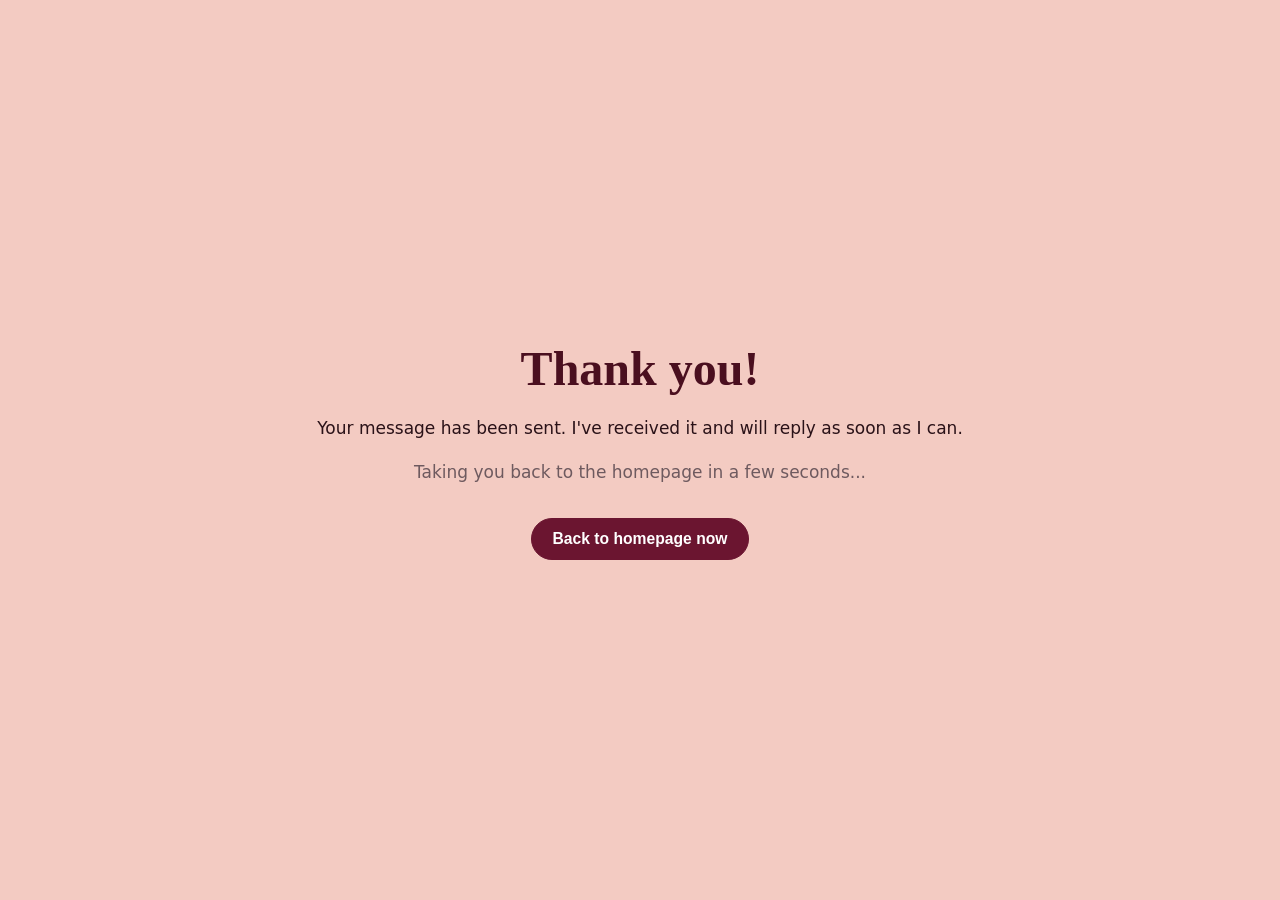
<file: thanks.html>
<!DOCTYPE html>
<html lang="en">
<head>
<meta charset="UTF-8">
<meta name="viewport" content="width=device-width, initial-scale=1">
<title>Message sent | Esther Olinya</title>
<meta http-equiv="refresh" content="5;url=https://queentechguru.github.io/">
<link rel="stylesheet" href="style.css">
</head>
<body>
<main style="min-height:100vh;display:grid;place-items:center;padding:2rem;text-align:center">
  <div class="wrap">
    <h1 style="font-size:clamp(2rem,6vw,3rem);margin-bottom:1rem">Thank you!</h1>
    <p>Your message has been sent. I've received it and will reply as soon as I can.</p>
    <p style="color:var(--muted)">Taking you back to the homepage in a few seconds...</p>
    <a class="btn solid" href="https://queentechguru.github.io/" style="margin-top:1rem">Back to homepage now</a>
  </div>
</main>
</body>
</html>
</file>
<file: style.css>
:root {
  --burg: #6b1530;       /* main burgundy */
  --burg-dark: #4a0f1f;  /* headings, footer */
  --burg-soft: #f6e9ec;  /* light tint for chips and highlights */
  --bg: #f3cbc2;         /* page background */
  --alt: #f5ecee;        /* alternate section background */
  --card: #ffb6b6;
  --ink: #2a1218;        /* body text */
  --muted: #6e5a5f;      /* secondary text */
  --line: #e7d6da;       /* borders */
  --gold: #b9893c;       /* small accent for numbers */
  --radius: 12px;
}

*, *::before, *::after { box-sizing: border-box; }
html { scroll-behavior: smooth; scroll-padding-top: 76px; }
body {
  margin: 0;
  font-family: "Figtree", system-ui, -apple-system, "Segoe UI", sans-serif;
  font-size: 1.0625rem;
  line-height: 1.65;
  color: var(--ink);
  background: var(--bg);
  -webkit-font-smoothing: antialiased;
}
img { max-width: 100%; display: block; }
a { color: var(--burg); }
ul { padding: 0; margin: 0; }
h1, h2, h3, h4 { font-family: "Fraunces", Georgia, serif; color: var(--burg-dark); line-height: 1.2; margin: 0; }
p { margin: 0 0 1rem; }
[hidden] { display: none !important; }

.wrap { width: min(1120px, 100% - 2.5rem); margin-inline: auto; }
section { padding: 4.5rem 0; }
section.alt { background: var(--alt); }
section h2 { font-size: clamp(1.8rem, 3.5vw, 2.4rem); margin-bottom: 1rem; }
.intro { max-width: 68ch; color: var(--muted); margin-bottom: 2rem; }

:focus-visible { outline: 3px solid var(--gold); outline-offset: 3px; border-radius: 4px; }

.skip {
  position: absolute; left: .75rem; top: -4rem; z-index: 100;
  background: var(--burg); color: #fff; padding: .6rem 1rem; border-radius: 8px; text-decoration: none;
}
.skip:focus { top: .75rem; }

/* ---------- Scroll progress bar ---------- */
#bar {
  position: fixed; inset: 0 auto auto 0; height: 3px; width: 0;
  background: linear-gradient(90deg, var(--burg), var(--gold)); z-index: 60;
}

/* ---------- Navigation ---------- */
.nav {
  position: sticky; top: 0; z-index: 50;
  background: rgba(252, 248, 247, .9);
  backdrop-filter: blur(10px); -webkit-backdrop-filter: blur(10px);
  border-bottom: 1px solid var(--line);
}
.nav .wrap { display: flex; align-items: center; justify-content: space-between; min-height: 64px; gap: 1rem; }
.logo { display: inline-flex; align-items: center; gap: .6rem; font-family: "Fraunces", Georgia, serif; font-weight: 700; font-size: 1.25rem; color: var(--burg-dark); text-decoration: none; }
.logo img { width: 46px; height: 46px; }
.logo span { white-space: nowrap; }
.nav ul { list-style: none; display: flex; gap: 1.5rem; }
.nav ul a { color: var(--ink); text-decoration: none; font-weight: 500; font-size: .98rem; padding: .35rem 0; border-bottom: 2px solid transparent; }
.nav ul a:hover, .nav ul a.active { color: var(--burg); border-bottom-color: var(--burg); }

/* ---------- Buttons ---------- */
.btn {
  display: inline-flex; align-items: center; justify-content: center;
  padding: .7rem 1.25rem; border-radius: 999px;
  border: 1.5px solid var(--burg); background: transparent; color: var(--burg);
  font: 600 .98rem "Figtree", sans-serif; text-decoration: none; cursor: pointer;
  transition: background .2s, color .2s, transform .2s;
}
.btn:hover { background: var(--burg-soft); }
.btn.solid { background: var(--burg); color: #fff; }
.btn.solid:hover { background: var(--burg-dark); border-color: var(--burg-dark); }
.btn:active { transform: scale(.98); }

/* ---------- Hero ---------- */
.hero { position: relative; min-height: 650px; padding: 5rem 0; overflow: hidden; }
.hero .wrap { position: static; min-height: 550px; display: flex; align-items: center; }

/* Collage covers the whole hero, faint, behind the text */
.floaty {
  position: absolute; inset: 0; width: 100%; height: 100%;
  object-fit: cover; object-position: center;
  z-index: 0; opacity: 0.22; pointer-events: none; animation:none;
}
.hero-content { position: relative; z-index: 2; width: 100%; max-width: 100%; }

.hero h1 { max-width: 900px; font-size: clamp(2.8rem, 5vw, 4.2rem); line-height: 1.1; margin-bottom: 1.2rem; }
.hero p { max-width: 750px; font-size: 1.08rem; line-height: 1.7; }

/* Typing line  */
.rot { font-size: 1.2rem; font-weight: 500; color: var(--muted); margin-bottom: 1rem; min-height: 1.9rem; }
.rot b { color: var(--burg); font-weight: 600; }
.cursor { display: inline-block; width: 2px; height: 1.1em; background: var(--burg); margin-left: 3px; vertical-align: text-bottom; animation: blink 1s steps(1) infinite; }
@keyframes blink { 50% { opacity: 0; } }

.hero .btns { display: flex; flex-wrap: wrap; gap: 1rem; margin: 1.5rem 0 2rem; }

/* Stats: number on top, label underneath  */
.hero .stats { display: flex; flex-wrap: nowrap; align-items: center; gap: 4rem; max-width: 750px; margin-top: 2rem; }
.hero .stats div { min-width: 120px; }
.hero .stats b { display: block; font-family: "Fraunces", Georgia, serif; font-size: 2rem; color: var(--burg); line-height: 1.1; }
.hero .stats div > span { font-size: .92rem; color: var(--muted); }

@media (max-width: 640px) {
  .hero .wrap { min-height: 620px; }
  .hero h1 { font-size: 2.5rem; }
  .hero .stats { gap: 1rem; }
  .hero .stats div { min-width: 0; }
  .hero .stats b { font-size: 1.4rem; }
  .floaty { opacity: 0.12; }
}

/* ---------- About ---------- */
.about { display: grid; grid-template-columns: 400px 1fr; gap: 2.5rem; align-items: start; }
.about img { border-radius: var(--radius); }
.about p { max-width: 62ch; }
.facts { display: grid; gap: .75rem; margin-top: 1.5rem; }
.facts div { display: grid; grid-template-columns: 110px 1fr; gap: 1rem; padding: .75rem 0; border-top: 1px solid var(--line); }
.facts b { color: var(--burg-dark); }
.facts span { color: var(--muted); }

/* ---------- Tools ---------- */
.tools { display: grid; grid-template-columns: repeat(auto-fit, minmax(240px, 1fr)); gap: 1.25rem; }
.tool { background: var(--card); border: 1px solid var(--line); border-radius: var(--radius); padding: 1.4rem; }
.tool h3 { font-size: 1.15rem; margin-bottom: .75rem; }
.tag { display: inline-block; background: var(--burg); color: #fff; font-size: .85rem; font-weight: 600; padding: .2rem .7rem; border-radius: 999px; margin: 0 .35rem .35rem 0; }
.tool ul { list-style: none; margin-top: .6rem; color: var(--muted); font-size: .96rem; }
.tool li { padding-left: 1.1rem; position: relative; margin-bottom: .3rem; }
.tool li::before { content: ""; position: absolute; left: 0; top: .7em; width: 6px; height: 6px; border-radius: 50%; background: var(--gold); }
h3.sub { font-size: 1.5rem; margin: 3rem 0 1.25rem; }
.steps { display: grid; grid-template-columns: repeat(3, 1fr); gap: 1.25rem; }
.step { background: var(--card); border: 1px solid var(--line); border-radius: var(--radius); padding: 1.4rem; }
.step > span { display: grid; place-items: center; width: 2rem; height: 2rem; border-radius: 50%; background: var(--burg); color: #fff; font-weight: 700; margin-bottom: .75rem; }
.step h4 { font-size: 1.1rem; margin-bottom: .4rem; }
.step p { color: var(--muted); font-size: .98rem; margin: 0; }

/* ---------- Project filters ---------- */
.filters { display: flex; flex-wrap: wrap; gap: .5rem; margin-bottom: 2rem; }
.chip {
  font: 500 .95rem "Figtree", sans-serif; padding: .45rem 1rem; border-radius: 999px;
  border: 1.5px solid var(--line); background: var(--card); color: var(--ink); cursor: pointer;
  transition: all .2s;
}
.chip:hover { border-color: var(--burg); color: var(--burg); }
.chip.on { background: var(--burg); border-color: var(--burg); color: #fff; }

/* ---------- Project cards ---------- */
.projects { display: grid; gap: 2rem; }
.proj { background: var(--card); border: 1px solid var(--line); border-radius: var(--radius); overflow: hidden; }
.proj > header { padding: 1.25rem 1.5rem; background: var(--burg-dark); color: #fff; }
.proj > header h3 { color: #fff; font-size: 1.3rem; }
.proj > header small { color: #e9cdd4; font-size: .95rem; }
.pbody { padding: 1.5rem; display: grid; gap: 1.5rem; }
.pgrid { display: grid; grid-template-columns: 1.15fr 1fr; gap: 1.5rem; align-items: stretch; }
.pimg { display: block; position: relative; border-radius: 10px; overflow: hidden; border: 1px solid var(--line); text-decoration: none; background: var(--alt); }
.pimg img { width: 100%; height: 100%; aspect-ratio: 16 / 10; object-fit: cover; transition: transform .4s; }
.pimg:hover img { transform: scale(1.03); }
.pimg span {
  position: absolute; inset: auto 0 0 0; padding: .6rem .9rem; font-size: .88rem; font-weight: 600; color: #fff;
  background: linear-gradient(transparent, rgba(74, 15, 31, .92));
}
.ins { display: grid; grid-template-columns: 1fr 1fr; gap: .75rem; }
.ins div { background: var(--burg-soft); border-radius: 10px; padding: .9rem 1rem; display: flex; flex-direction: column; justify-content: center; }
.ins b { font-family: "Fraunces", Georgia, serif; font-size: 1.4rem; color: var(--burg); line-height: 1.15; overflow-wrap: anywhere; }
.ins span { font-size: .88rem; color: var(--muted); line-height: 1.4; margin-top: .25rem; }
.ps, .case { display: grid; grid-template-columns: 1fr 1fr; gap: 1.5rem; }
.ps b, .case b, .kf { display: block; color: var(--burg-dark); font-family: "Fraunces", Georgia, serif; font-size: 1.05rem; margin-bottom: .35rem; }
.ps p, .case p { color: var(--muted); margin: 0; font-size: 1rem; }
.fl { margin: 0; padding-left: 1.2rem; color: var(--ink); }
.fl li { margin-bottom: .35rem; }
.fl li::marker { color: var(--gold); }
.chips { display: flex; flex-wrap: wrap; gap: .45rem; }
.chips span { font-size: .85rem; font-weight: 500; padding: .2rem .75rem; border-radius: 999px; background: var(--alt); border: 1px solid var(--line); color: var(--burg-dark); }
.links { display: flex; flex-wrap: wrap; gap: .6rem; padding-top: 1.25rem; border-top: 1px solid var(--line); }
.proj.fade { animation: show .35s ease; }
@keyframes show { from { opacity: 0; transform: translateY(8px); } to { opacity: 1; transform: none; } }

/* ---------- Experience timeline ---------- */
.tl { list-style: none; border-left: 2px solid var(--burg); margin-left: .5rem; padding-left: 1.75rem; display: grid; gap: 2rem; }
.tl li { position: relative; }
.tl li::before { content: ""; position: absolute; left: calc(-1.75rem - 7px); top: .5rem; width: 12px; height: 12px; border-radius: 50%; background: var(--bg); border: 3px solid var(--burg); }
.tl h3 { font-size: 1.2rem; }
.tl small { display: block; color: var(--gold); font-weight: 600; margin: .15rem 0 .4rem; }
.tl p { color: var(--muted); max-width: 66ch; margin: 0; }

/* ---------- Contact ---------- */
.contact { background: var(--burg-dark); color: #f3e3e7; }
.contact h2 { color: #fff; }
.contact .intro { color: #e3c8cf; }
.clist { display: flex; flex-wrap: wrap; gap: .75rem; margin-bottom: 2rem; }
.contact .btn { border-color: #e3c8cf; color: #fff; }
.contact .btn:hover { background: rgba(255, 255, 255, .1); }
.contact .btn.solid { background: #fff; color: var(--burg-dark); border-color: #fff; }
.contact .btn.solid:hover { background: var(--burg-soft); }
.cform { max-width: 560px; display: grid; gap: .5rem; background: var(--card); color: var(--ink); padding: 1.75rem; border-radius: var(--radius); }
.cform label { font-weight: 600; color: var(--burg-dark); font-size: .95rem; margin-top: .5rem; }
.cform input, .cform textarea {
  width: 100%; font: inherit; padding: .7rem .9rem; border: 1.5px solid var(--line); border-radius: 8px; background: var(--bg); color: var(--ink);
}
.cform input:focus, .cform textarea:focus { outline: none; border-color: var(--burg); box-shadow: 0 0 0 3px rgba(107, 21, 48, .15); }
.cform .btn { margin-top: 1rem; justify-self: start; border-color: var(--burg); color: #fff; }
.cform .btn:hover { color: #fff; background: var(--burg-dark); }
.cmeta { margin-top: 1.5rem; color: #e3c8cf; font-size: .95rem; }

/* ---------- Footer and back-to-top ---------- */
footer { text-align: center; padding: 1.5rem 1rem; background: #35091a; color: #d9bcc4; font-size: .92rem; }
#top-btn {
  position: fixed; right: 1.25rem; bottom: 1.25rem; width: 46px; height: 46px; border-radius: 50%;
  border: none; background: var(--burg); color: #fff; font-size: 1.3rem; cursor: pointer;
  box-shadow: 0 6px 18px rgba(74, 15, 31, .35);
  opacity: 0; pointer-events: none; transform: translateY(10px); transition: opacity .25s, transform .25s;
}
#top-btn.show { opacity: 1; pointer-events: auto; transform: none; }
#top-btn:hover { background: var(--burg-dark); }

/* ---------- Tablet and phone ---------- */
@media (max-width: 900px) {
  section { padding: 3.25rem 0; }
  .hero .wrap, .about { grid-template-columns: 1fr; }
  .about img { max-width: 280px; }
  .steps { grid-template-columns: 1fr; }
  .pgrid, .ps, .case { grid-template-columns: 1fr; }
  .pimg img { aspect-ratio: 16 / 10; }
}
@media (max-width: 640px) {
  .hide-s { display: none; }
  .logo span { display: none; }
  .nav ul { gap: 1rem; }
  .facts div { grid-template-columns: 1fr; gap: .15rem; }
  .ins { grid-template-columns: 1fr; }
  .pbody { padding: 1.1rem; }
  .btn { width: 100%; }
  .links .btn, .clist .btn, .btns .btn { flex: 1 1 100%; }
  .cform .btn { justify-self: stretch; }
}

/* ---------- Respect "reduce motion" settings ---------- */
@media (prefers-reduced-motion: reduce) {
  html { scroll-behavior: auto; }
  *, *::before, *::after { animation: none !important; transition: none !important; }
}
</file>
